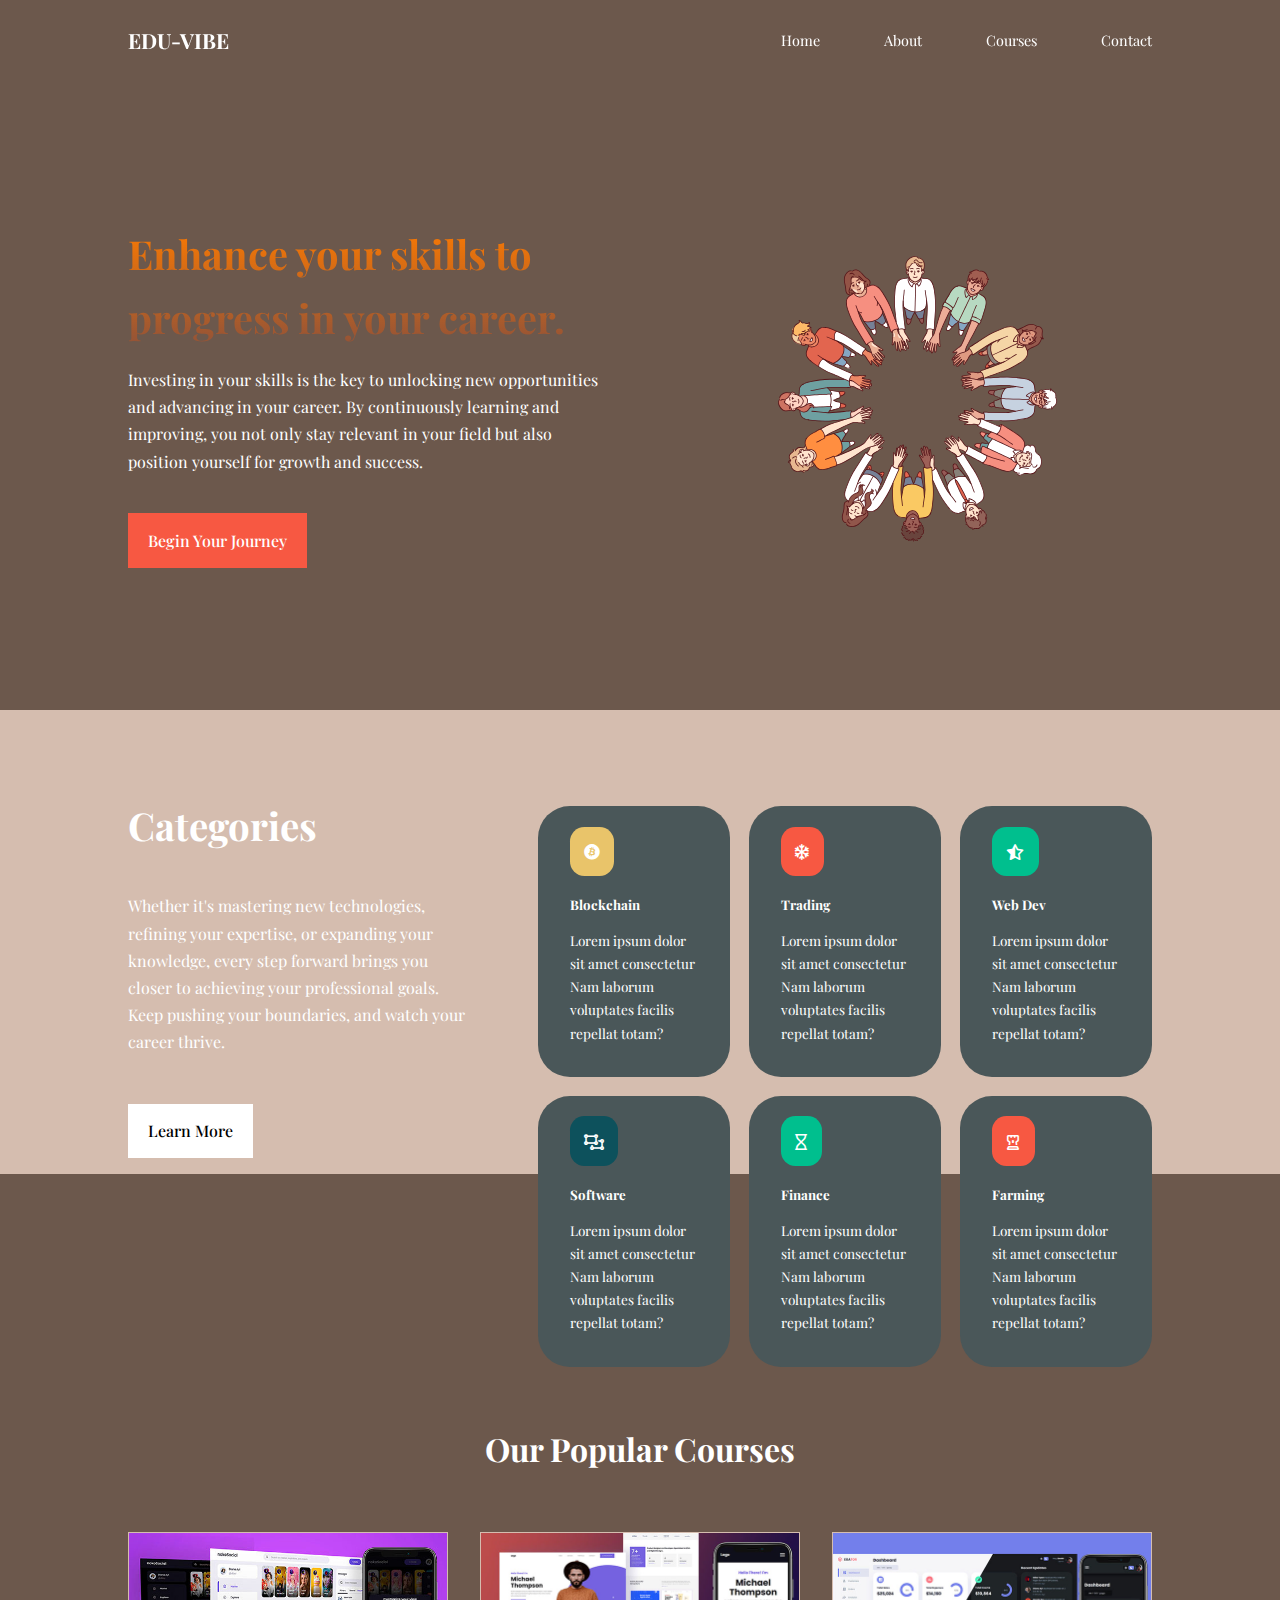
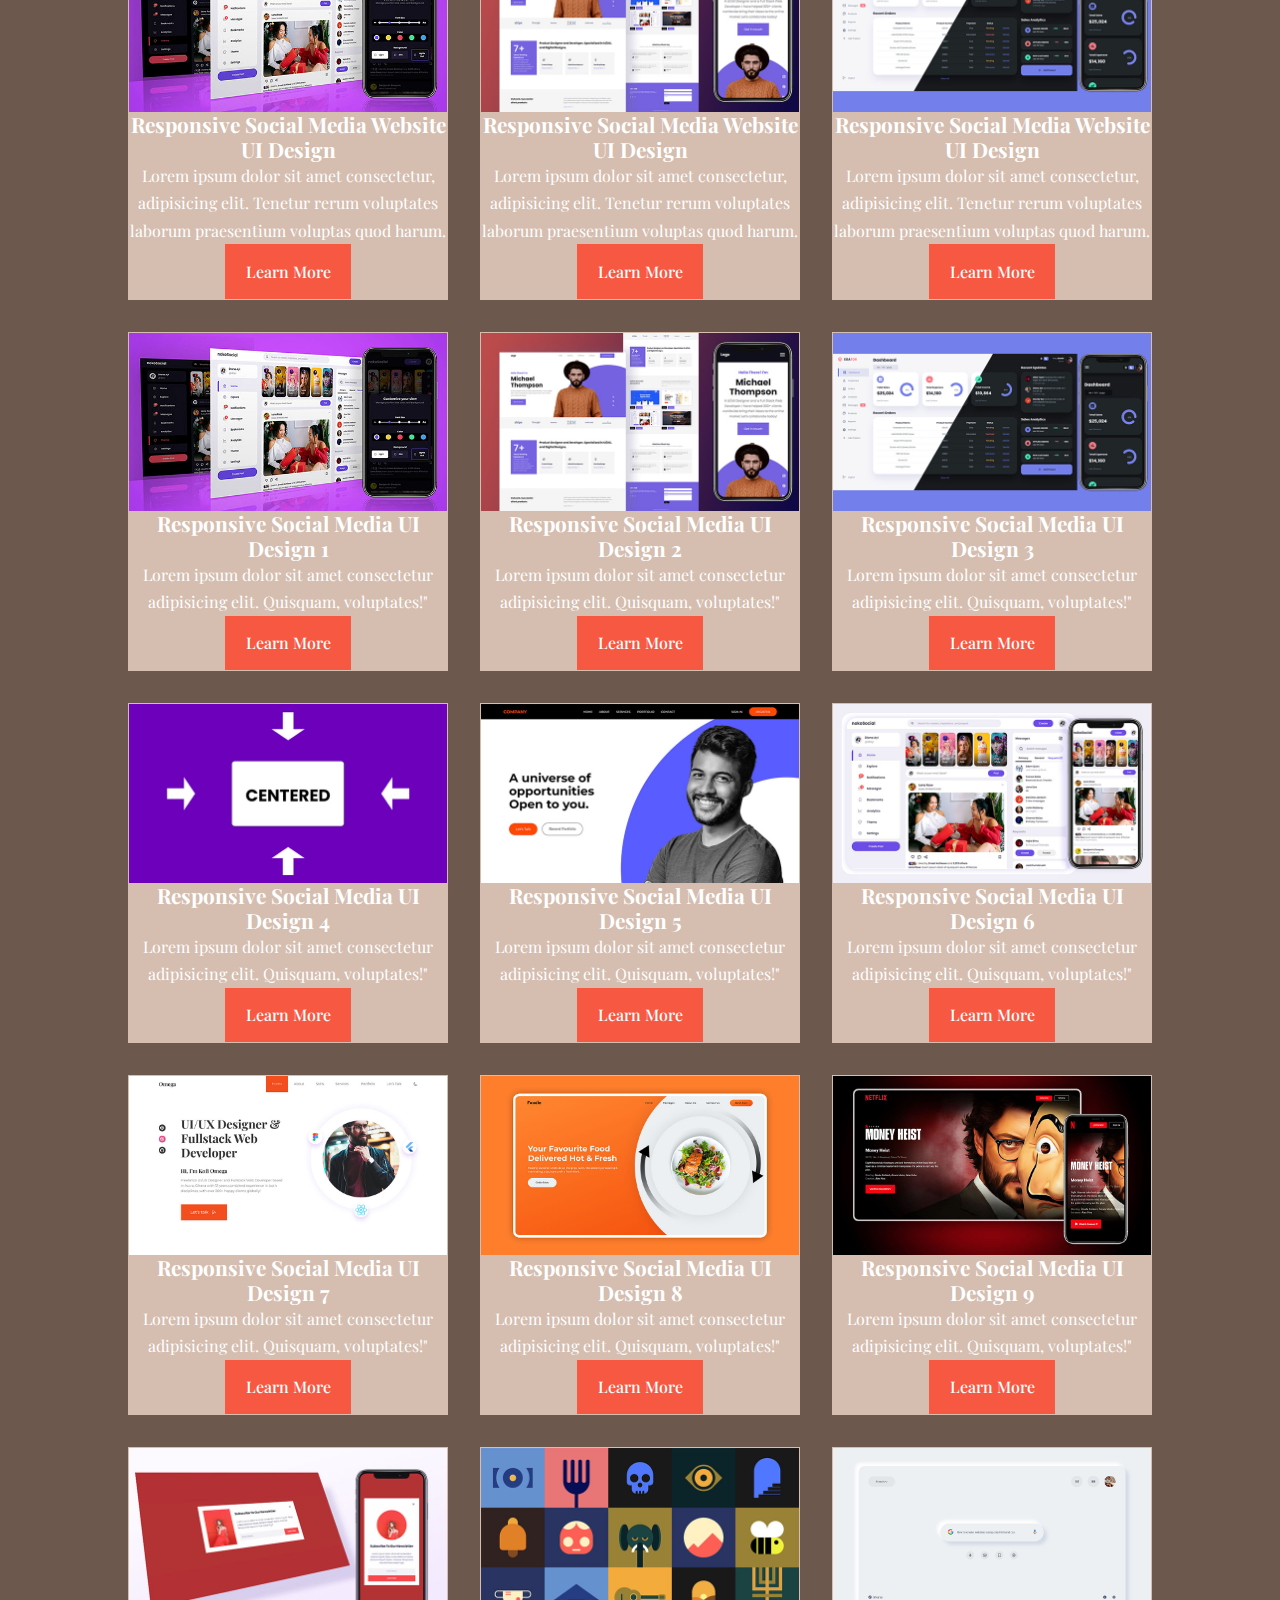
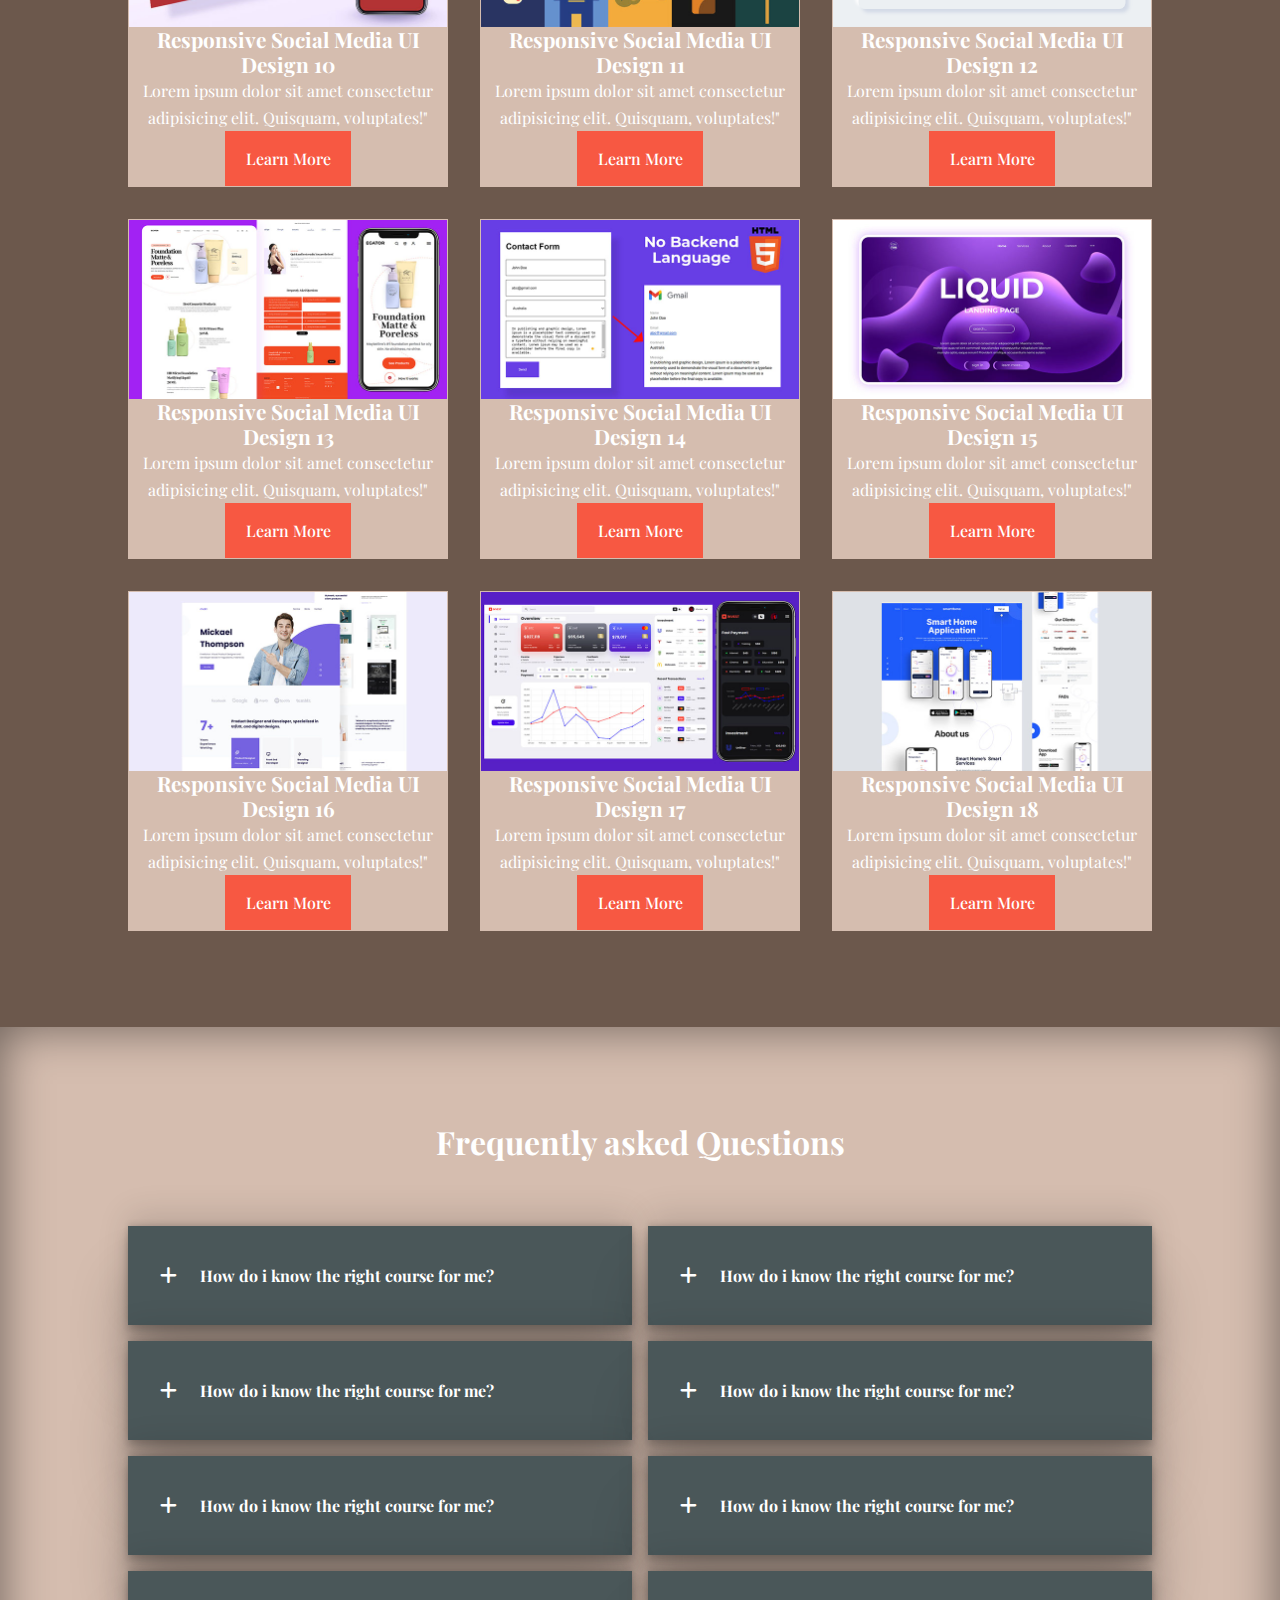
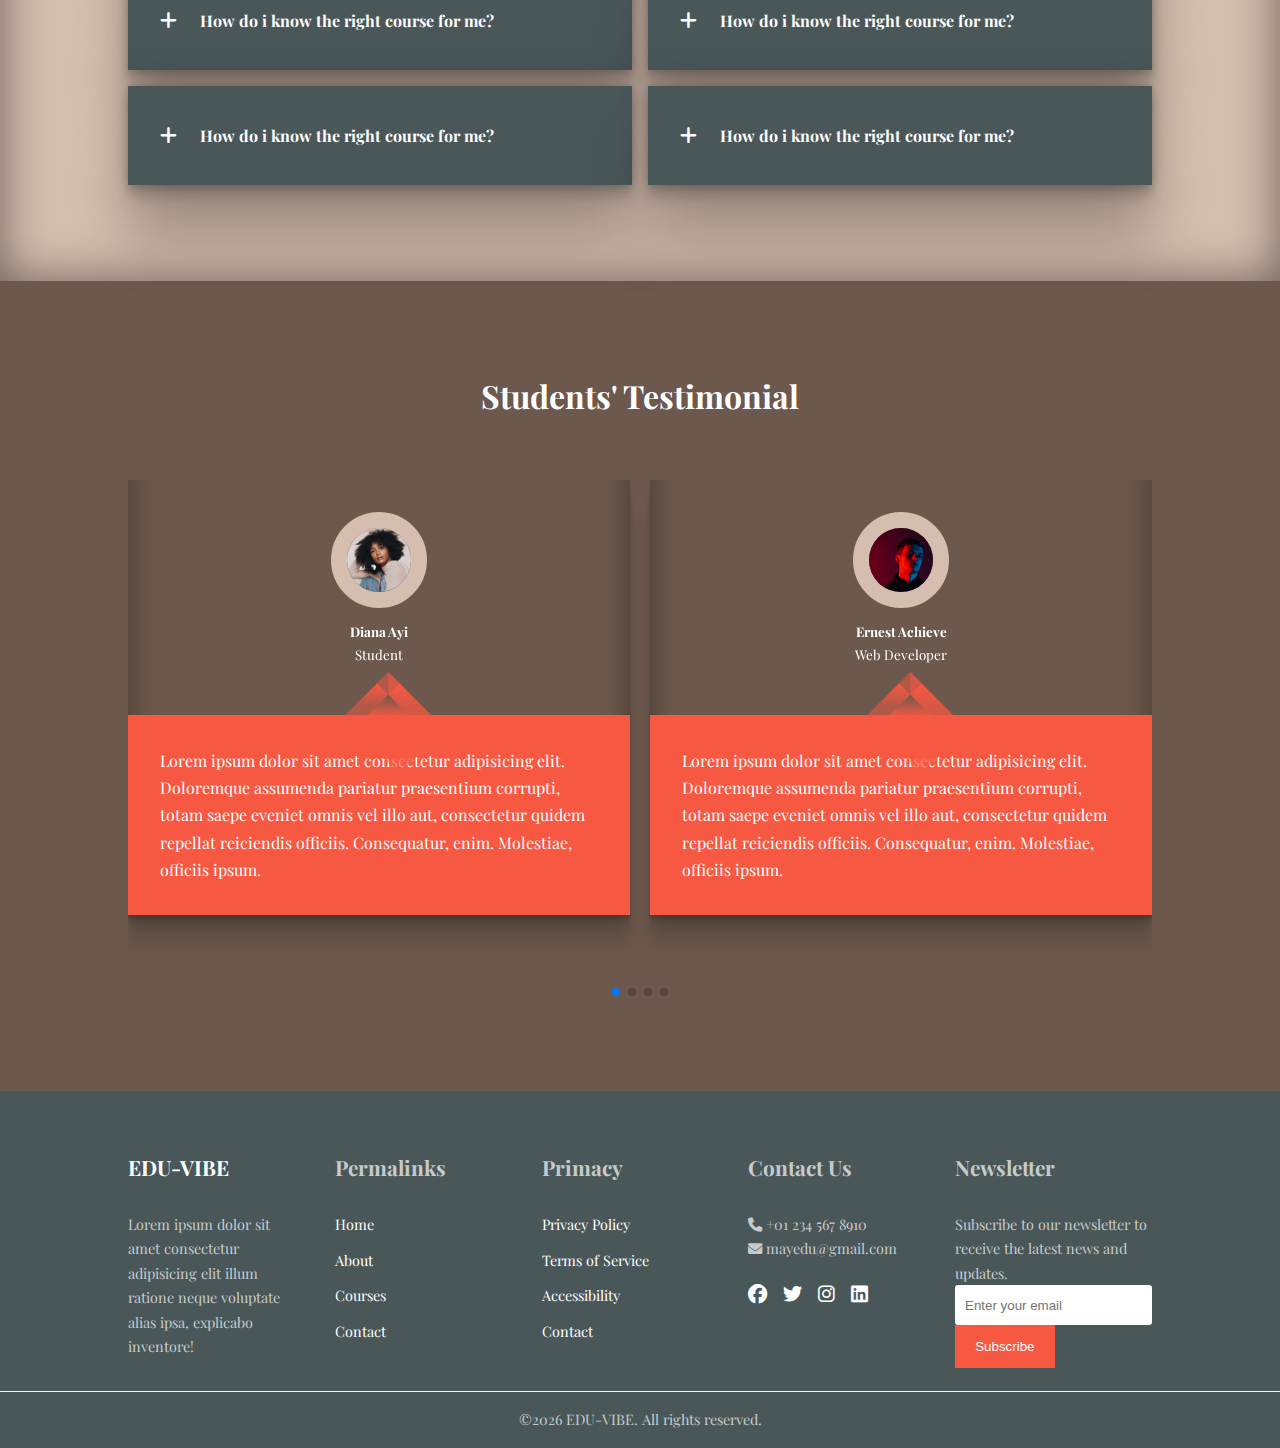
<file: index.html>
<!DOCTYPE html>
<html lang="en">

<head>
    <meta charset="UTF-8">
    <meta name="viewport" content="width=device-width, initial-scale=1.0">
    <link rel="icon" href="./images/favicon.ico" type="image/favicon.ico">
    <title>Responsive Education Multi-page Website Using HTML, CSS and JavaScript</title>
    <link rel="stylesheet" href="./css/style.css">

    <!-- For Awesome font-->
    <link rel="stylesheet" href="https://cdnjs.cloudflare.com/ajax/libs/font-awesome/6.7.2/css/all.min.css"
        integrity="sha512-Evv84Mr4kqVGRNSgIGL/F/aIDqQb7xQ2vcrdIwxfjThSH8CSR7PBEakCr51Ck+w+/U6swU2Im1vVX0SVk9ABhg=="
        crossorigin="anonymous" referrerpolicy="no-referrer" />

    <!-- Google font  -->
    <link rel="preconnect" href="https://fonts.googleapis.com">
    <link rel="preconnect" href="https://fonts.gstatic.com" crossorigin>
    <link href="https://fonts.googleapis.com/css2?family=Playfair+Display:ital,wght@0,400..900;1,400..900&display=swap"
        rel="stylesheet">

    <!-- Swiper  -->
    <link rel="stylesheet" href="https://cdn.jsdelivr.net/npm/swiper@11/swiper-bundle.min.css" />

    <script src="./main.js" defer></script>
    
  </head>

<body>
    <!--============ NAVBAR ============== -->
    <nav>
        <div class="container nav__container">
            <a href="index.html">
                <h4 class="">EDU-VIBE</h4>
            </a>
            <ul class="nav__menu">
                <li><a href="index.html">Home</a></li>
                <li><a href="about.html">About</a></li>
                <li><a href="courses.html">Courses</a></li>
                <li><a href="contact.html">Contact</a></li>
            </ul>
            <button id="open-menu-btn">
                <i class="fa-solid fa-bars"></i>
            </button>
            <button id="close-menu-btn">
                <i class="fa-solid fa-xmark"></i>
            </button>
        </div>
    </nav>
    <!--============ NAVBAR ENDS ============== -->

    <!--============ HERO ============== -->
    <header class="">
        <div class="container header__container">
            <div class="header__left">
                <h1 class="hero-text">Enhance your skills to progress in your career.</h1>
                <p class="">Investing in your skills is the key to unlocking new opportunities and advancing in your
                    career. By continuously learning and improving, you not only stay relevant in your field but also
                    position yourself for growth and success.

                </p>
                <a href="courses.html" class="btn btn-primary">Begin Your Journey</a>
            </div>
            <div class="header__right">
                <div class="header__right__image">
                    <img src="./images/hero.svg" alt="">
                </div>
            </div>
        </div>
    </header>
    <!--============ HERO ENDS ============== -->

    <!--============ CATEGORY SECTION ============== -->
    <section class="categories">
        <div class="container categories__container">
            <div class="categories__left">
                <h1 class="">Categories</h1>
                <p class="">Whether it's mastering new technologies, refining your
                    expertise, or expanding your knowledge, every step forward brings you closer to achieving your
                    professional goals. Keep pushing your boundaries, and watch your career thrive.</p>
                <a href="#" class="btn">Learn More</a>
            </div>
            <div class="categories__right">
                <article class="category">
                    <span class="category__icon"><i class="fa-brands fa-bitcoin"></i></span>
                    <h5>Blockchain</h5>
                    <p class="">Lorem ipsum dolor sit amet consectetur Nam laborum voluptates facilis repellat totam?
                    </p>
                </article>
                <article class="category">
                    <span class="category__icon"><i class="fa-regular fa-snowflake"></i></span>
                    <h5>Trading</h5>
                    <p class="">Lorem ipsum dolor sit amet consectetur Nam laborum voluptates facilis repellat totam?
                    </p>
                </article>
                <article class="category">
                    <span class="category__icon"><i class="fa-regular fa-star-half-stroke"></i></span>
                    <h5>Web Dev</h5>
                    <p class="">Lorem ipsum dolor sit amet consectetur Nam laborum voluptates facilis repellat totam?
                    </p>
                </article>
                <article class="category">
                    <span class="category__icon"><i class="fa-regular fa-object-ungroup"></i></span>
                    <h5>Software</h5>
                    <p class="">Lorem ipsum dolor sit amet consectetur Nam laborum voluptates facilis repellat totam?
                    </p>
                </article>
                <article class="category">
                    <span class="category__icon"><i class="fa-regular fa-hourglass"></i></span>
                    <h5>Finance</h5>
                    <p class="">Lorem ipsum dolor sit amet consectetur Nam laborum voluptates facilis repellat totam?
                    </p>
                </article>
                <article class="category">
                    <span class="category__icon"><i class="fa-regular fa-chess-rook"></i></span>
                    <h5>Farming</h5>
                    <p class="">Lorem ipsum dolor sit amet consectetur Nam laborum voluptates facilis repellat totam?
                    </p>
                </article>
            </div>
        </div>
    </section>
    <!--============ END OF CATEGORY SECTION ============== -->

    <!--============ COURSES SECTION ============== -->
    <section class="courses">
        <h2>Our Popular Courses</h2>
        <div class="container courses__container">
            <article class="course">
                <div class="course__image">
                    <img src="./images/course1.jpg" alt="">
                </div>
                <h4>Responsive Social Media Website UI Design</h4>
                <p>Lorem ipsum dolor sit amet consectetur, adipisicing elit. Tenetur rerum voluptates laborum
                    praesentium voluptas quod harum.</p>
                <a href="courses.html" class="btn btn-primary">Learn More</a>
            </article>

            <article class="course">
                <div class="course__image">
                    <img src="./images/course2.jpg" alt="">
                </div>
                <h4>Responsive Social Media Website UI Design</h4>
                <p>Lorem ipsum dolor sit amet consectetur, adipisicing elit. Tenetur rerum voluptates laborum
                    praesentium voluptas quod harum.</p>
                <a href="courses.html" class="btn btn-primary">Learn More</a>
            </article>

            <article class="course">
                <div class="course__image">
                    <img src="./images/course3.jpg" alt="">
                </div>
                <h4>Responsive Social Media Website UI Design</h4>
                <p>Lorem ipsum dolor sit amet consectetur, adipisicing elit. Tenetur rerum voluptates laborum
                    praesentium voluptas quod harum.</p>
                <a href="courses.html" class="btn btn-primary">Learn More</a>
            </article>
        </div>
    </section>
    <!--============ END OF COURSES SECTION ============== -->


    <!--============ FAQS SECTION ============== -->
    <section class="faqs">
        <h2 class="">Frequently asked Questions </h2>
        <div class="container faqs__container">
            <article class="faq">
                <div class="faq__icon"><i class="fa-solid fa-plus"></i></div>
                <div class="question__answer">
                    <h4 class="">How do i know the right course for me?</h4>
                    <p class="">Lorem ipsum dolor sit amet consectetur adipisicing elit. Repellat ab alias deleniti eum
                        beatae officiis facere adipisci? Eligendi non quisquam, dolores iusto velit molestiae eveniet
                        vitae tempora saepe distinctio aliquid.</p>
                </div>
            </article>
            <article class="faq">
                <div class="faq__icon"><i class="fa-solid fa-plus"></i></div>
                <div class="question__answer">
                    <h4 class="">How do i know the right course for me?</h4>
                    <p class="">Lorem ipsum dolor sit amet consectetur adipisicing elit. Repellat ab alias deleniti eum
                        beatae officiis facere adipisci? Eligendi non quisquam, dolores iusto velit molestiae eveniet
                        vitae tempora saepe distinctio aliquid.</p>
                </div>
            </article>
            <article class="faq">
                <div class="faq__icon"><i class="fa-solid fa-plus"></i></div>
                <div class="question__answer">
                    <h4 class="">How do i know the right course for me?</h4>
                    <p class="">Lorem ipsum dolor sit amet consectetur adipisicing elit. Repellat ab alias deleniti eum
                        beatae officiis facere adipisci? Eligendi non quisquam, dolores iusto velit molestiae eveniet
                        vitae tempora saepe distinctio aliquid.</p>
                </div>
            </article>
            <article class="faq">
                <div class="faq__icon"><i class="fa-solid fa-plus"></i></div>
                <div class="question__answer">
                    <h4 class="">How do i know the right course for me?</h4>
                    <p class="">Lorem ipsum dolor sit amet consectetur adipisicing elit. Repellat ab alias deleniti eum
                        beatae officiis facere adipisci? Eligendi non quisquam, dolores iusto velit molestiae eveniet
                        vitae tempora saepe distinctio aliquid.</p>
                </div>
            </article>
            <article class="faq">
                <div class="faq__icon"><i class="fa-solid fa-plus"></i></div>
                <div class="question__answer">
                    <h4 class="">How do i know the right course for me?</h4>
                    <p class="">Lorem ipsum dolor sit amet consectetur adipisicing elit. Repellat ab alias deleniti eum
                        beatae officiis facere adipisci? Eligendi non quisquam, dolores iusto velit molestiae eveniet
                        vitae tempora saepe distinctio aliquid.</p>
                </div>
            </article>
            <article class="faq">
                <div class="faq__icon"><i class="fa-solid fa-plus"></i></div>
                <div class="question__answer">
                    <h4 class="">How do i know the right course for me?</h4>
                    <p class="">Lorem ipsum dolor sit amet consectetur adipisicing elit. Repellat ab alias deleniti eum
                        beatae officiis facere adipisci? Eligendi non quisquam, dolores iusto velit molestiae eveniet
                        vitae tempora saepe distinctio aliquid.</p>
                </div>
            </article>
            <article class="faq">
                <div class="faq__icon"><i class="fa-solid fa-plus"></i></div>
                <div class="question__answer">
                    <h4 class="">How do i know the right course for me?</h4>
                    <p class="">Lorem ipsum dolor sit amet consectetur adipisicing elit. Repellat ab alias deleniti eum
                        beatae officiis facere adipisci? Eligendi non quisquam, dolores iusto velit molestiae eveniet
                        vitae tempora saepe distinctio aliquid.</p>
                </div>
            </article>
            <article class="faq">
                <div class="faq__icon"><i class="fa-solid fa-plus"></i></div>
                <div class="question__answer">
                    <h4 class="">How do i know the right course for me?</h4>
                    <p class="">Lorem ipsum dolor sit amet consectetur adipisicing elit. Repellat ab alias deleniti eum
                        beatae officiis facere adipisci? Eligendi non quisquam, dolores iusto velit molestiae eveniet
                        vitae tempora saepe distinctio aliquid.</p>
                </div>
            </article>
            <article class="faq">
                <div class="faq__icon"><i class="fa-solid fa-plus"></i></div>
                <div class="question__answer">
                    <h4 class="">How do i know the right course for me?</h4>
                    <p class="">Lorem ipsum dolor sit amet consectetur adipisicing elit. Repellat ab alias deleniti eum
                        beatae officiis facere adipisci? Eligendi non quisquam, dolores iusto velit molestiae eveniet
                        vitae tempora saepe distinctio aliquid.</p>
                </div>
            </article>
            <article class="faq">
                <div class="faq__icon"><i class="fa-solid fa-plus"></i></div>
                <div class="question__answer">
                    <h4 class="">How do i know the right course for me?</h4>
                    <p class="">Lorem ipsum dolor sit amet consectetur adipisicing elit. Repellat ab alias deleniti eum
                        beatae officiis facere adipisci? Eligendi non quisquam, dolores iusto velit molestiae eveniet
                        vitae tempora saepe distinctio aliquid.</p>
                </div>
            </article>
        </div>
    </section>
    <!--============ END OF FAQS SECTION ============== -->


    <!--============ TESTIMONIAL SECTION ============== -->
    <section class="section container testimonials__container mySwiper">
        <h2 class="">Students' Testimonial</h2>
        <div class="swiper-wrapper">
            <article class="testimonial swiper-slide">
                <div class="avatar">
                    <img src="./images/avatar1.jpg" alt="">
                </div>
                <div class="testimonial__info">
                    <h5>Diana Ayi</h5>
                    <small>Student</small>
                </div>
                <div class="testimonial__body">
                    <p>
                        Lorem ipsum dolor sit amet consectetur adipisicing elit. Doloremque assumenda pariatur
                        praesentium corrupti, totam saepe eveniet omnis vel illo aut, consectetur quidem repellat
                        reiciendis officiis. Consequatur, enim. Molestiae, officiis ipsum.
                    </p>
                </div>
            </article>
            <article class="testimonial swiper-slide">
                <div class="avatar">
                    <img src="./images/avatar2.jpg" alt="">
                </div>
                <div class="testimonial__info">
                    <h5>Ernest Achieve</h5>
                    <small>Web Developer</small>
                </div>
                <div class="testimonial__body">
                    <p>
                        Lorem ipsum dolor sit amet consectetur adipisicing elit. Doloremque assumenda pariatur
                        praesentium corrupti, totam saepe eveniet omnis vel illo aut, consectetur quidem repellat
                        reiciendis officiis. Consequatur, enim. Molestiae, officiis ipsum.
                    </p>
                </div>
            </article>
            <article class="testimonial swiper-slide">
                <div class="avatar">
                    <img src="./images/avatar3.jpg" alt="">
                </div>
                <div class="testimonial__info">
                    <h5>Edem Quist</h5>
                    <small>Student</small>
                </div>
                <div class="testimonial__body">
                    <p>
                        Lorem ipsum dolor sit amet consectetur adipisicing elit. Doloremque assumenda pariatur
                        praesentium corrupti, totam saepe eveniet omnis vel illo aut, consectetur quidem repellat
                        reiciendis officiis. Consequatur, enim. Molestiae, officiis ipsum.
                    </p>
                </div>
            </article>
            <article class="testimonial swiper-slide">
                <div class="avatar">
                    <img src="./images/avatar4.jpg" alt="">
                </div>
                <div class="testimonial__info">
                    <h5>Hajia Bintu</h5>
                    <small>Student</small>
                </div>
                <div class="testimonial__body">
                    <p>
                        Lorem ipsum dolor sit amet consectetur adipisicing elit. Doloremque assumenda pariatur
                        praesentium corrupti, totam saepe eveniet omnis vel illo aut, consectetur quidem repellat
                        reiciendis officiis. Consequatur, enim. Molestiae, officiis ipsum.
                    </p>
                </div>
            </article>
            <article class="testimonial swiper-slide">
                <div class="avatar">
                    <img src="./images/avatar5.jpg" alt="">
                </div>
                <div class="testimonial__info">
                    <h5>Jane Doe</h5>
                    <small>Student</small>
                </div>
                <div class="testimonial__body">
                    <p>
                        Lorem ipsum dolor sit amet consectetur adipisicing elit. Doloremque assumenda pariatur
                        praesentium corrupti, totam saepe eveniet omnis vel illo aut, consectetur quidem repellat
                        reiciendis officiis.Totam saepe eveniet omnis vel illo aut.
                    </p>
                </div>
            </article>
        </div>
        <div class="swiper-pagination"></div>
    </section>
    <!--============ END OF TESTIMONIAL SECTION ============== -->



    <!--============ FOOTER  SECTION ============== -->
    <footer class="">
        <div class="container footer__container">
            <div class="footer__1">
                <a href="index.html" class="footer__logo">
                    <h4>EDU-VIBE</h4>
                </a>
                <p>Lorem ipsum dolor sit amet consectetur adipisicing elit illum ratione neque voluptate alias ipsa,
                    explicabo inventore!</p>
            </div>
            <div class="footer_2">
                <h4>Permalinks</h4>
                <ul class="permalinks">
                    <li><a href="index.html">Home</a></li>
                    <li><a href="about.html">About</a></li>
                    <li><a href="courses.html">Courses</a></li>
                    <li><a href="contact.html">Contact</a></li>
                </ul>
            </div>
            <div class="footer__3">
                <h4>Primacy</h4>
                <ul class="primacy">
                    <li><a href="#">Privacy Policy</a></li>
                    <li><a href="#">Terms of Service</a></li>
                    <li><a href="#">Accessibility</a></li>
                    <li><a href="#">Contact</a></li>
            </div>
            <div class="footer__5">
                <h4>Contact Us</h4>
                <div>
                    <p> <i class="fa-solid fa-phone"></i> +01 234 567 8910</p>
                    <p> <i class="fa-solid fa-envelope"></i> mayedu@gmail.com</p>
                </div>
                <ul class="footer__socials">
                    <li>
                        <a href="#"><i class="fa-brands fa-facebook"></i></a>
                    </li>
                    <li>
                        <a href="#"><i class="fa-brands fa-twitter"></i></a>
                    </li>
                    <li>
                        <a href="#"><i class="fa-brands fa-instagram"></i></a>
                    </li>
                    <li>
                        <a href="#"><i class="fa-brands fa-linkedin"></i></a>
                </ul>
            </div>
            <div class="footer__4">
                <h4>Newsletter</h4>
                <p>Subscribe to our newsletter to receive the latest news and updates.</p>
                <form action="">
                    <input class="newsletter" type="email" placeholder="Enter your email">
                    <button type="submit" class="btn btn-primary">Subscribe</button>
                </form>
            </div>
        </div>
        <hr style="height: 0.5px; background-color: rgb(241, 241, 241); border: none;" />
        <div class="footer__copyright">
            <p>&copy;<span id="currentYear"></span> EDU-VIBE. All rights reserved.</p>
        </div>
    </footer>
    <!--============ END FOOTER SECTION ============== -->



    <script src="https://cdn.jsdelivr.net/npm/swiper@11/swiper-bundle.min.js"></script>
    <script>
        var swiper = new Swiper(".mySwiper", {
            slidesPerView: 1,
            spaceBetween: 30,
            pagination: {
                el: ".swiper-pagination",
                clickable: true,
            }            ,

            //when window is resized
            breakpoints: {
                600: {
                    slidesPerView: 2,
                    spaceBetween: 20,
                }
            },
        })
    </script>

</body>

</html>
</file>
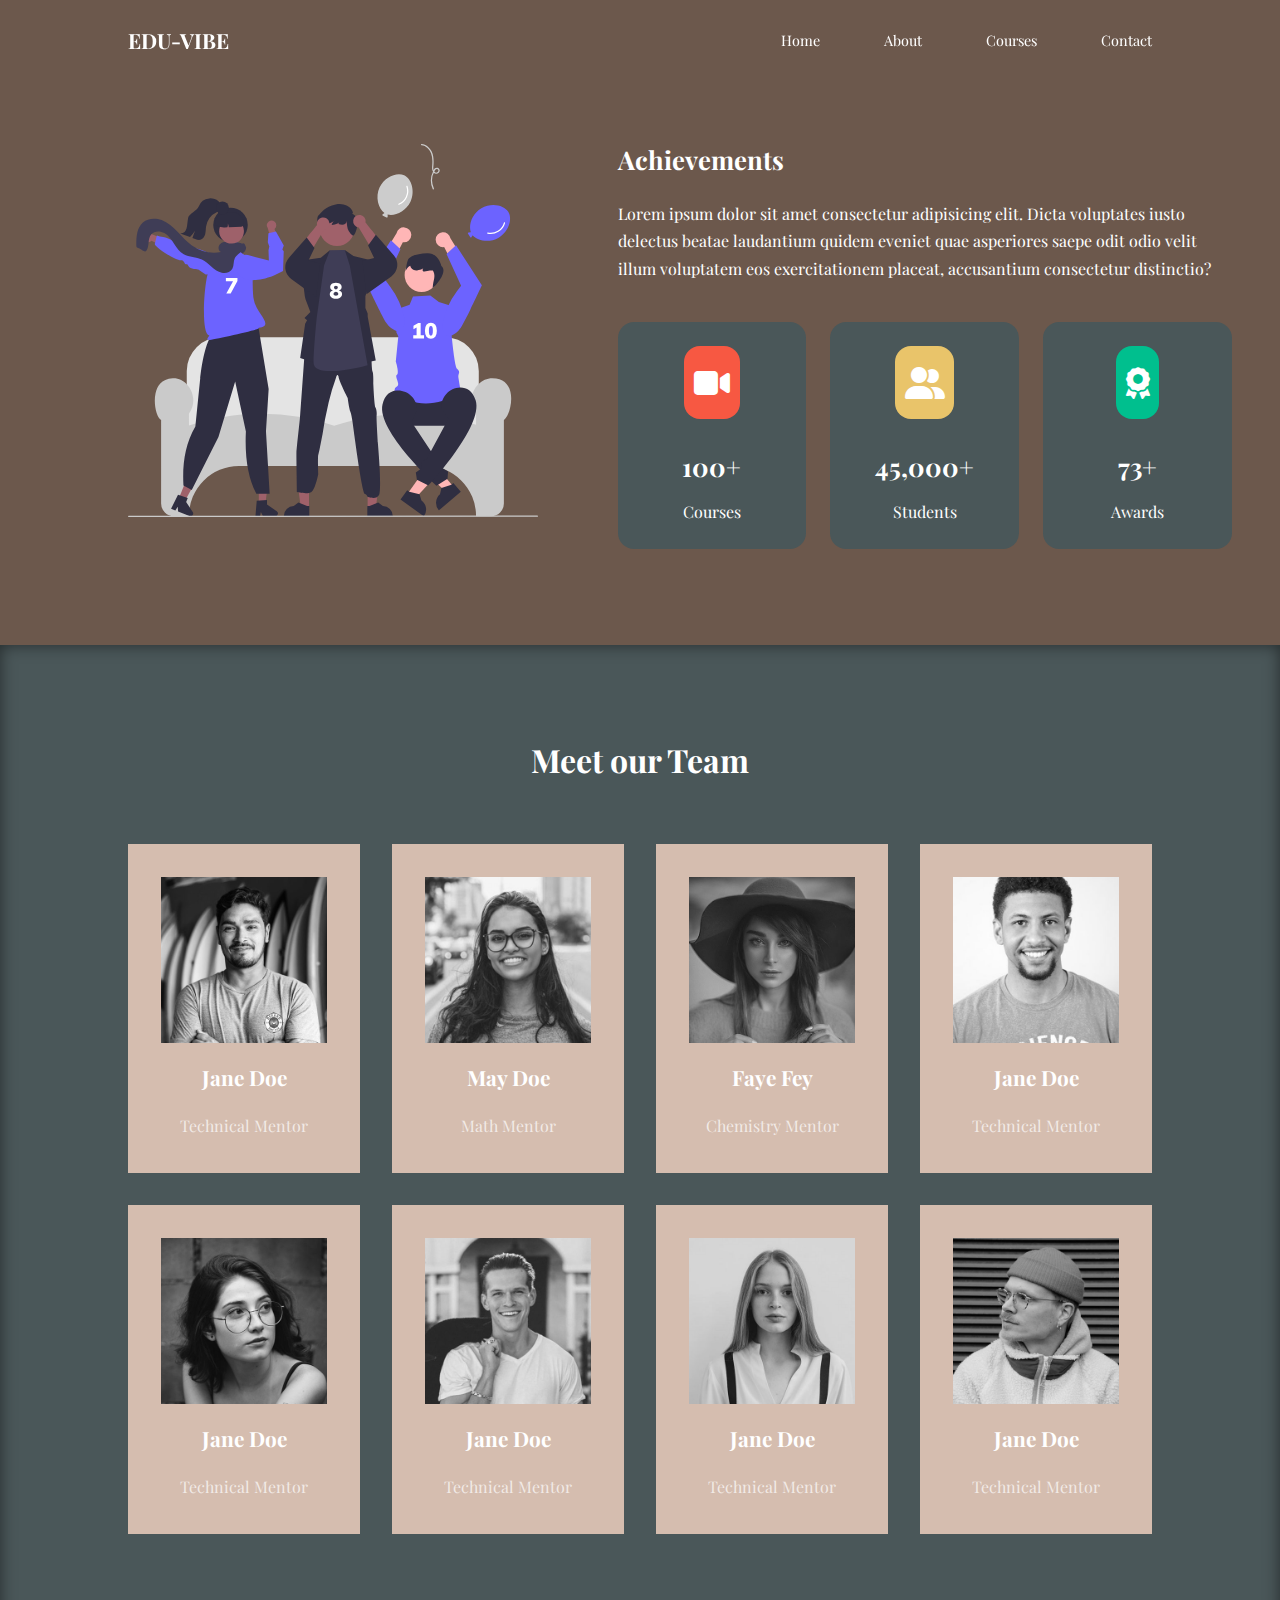
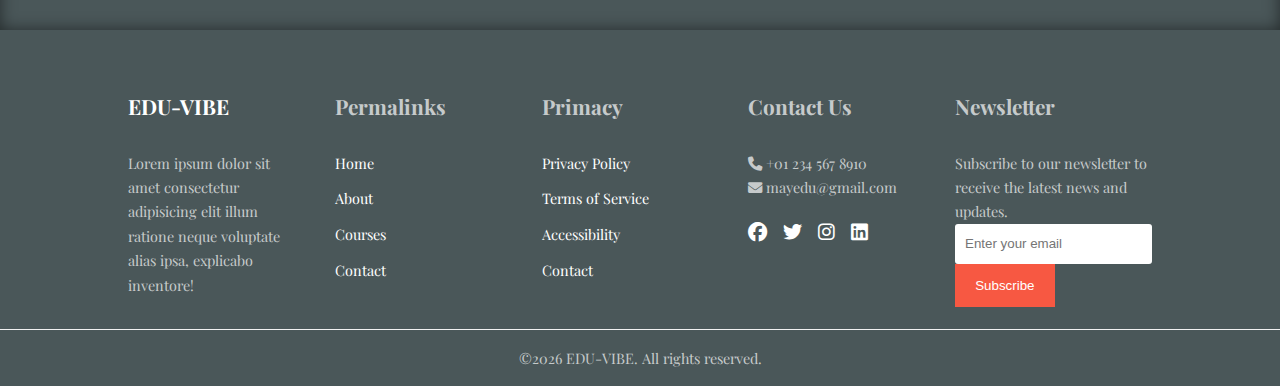
<file: about.html>
<!DOCTYPE html>
<html lang="en">

<head>
    <meta charset="UTF-8">
    <meta name="viewport" content="width=device-width, initial-scale=1.0">
    <link rel="icon" href="./images/favicon.ico" type="image/favicon.ico">
    <title>Responsive Education Multi-page Website Using HTML, CSS and JavaScript</title>
    <link rel="stylesheet" href="./css/style.css">
    <link rel="stylesheet" href="./css/about.css">

    <!-- For Awesome font-->
    <link rel="stylesheet" href="https://cdnjs.cloudflare.com/ajax/libs/font-awesome/6.7.2/css/all.min.css"
        integrity="sha512-Evv84Mr4kqVGRNSgIGL/F/aIDqQb7xQ2vcrdIwxfjThSH8CSR7PBEakCr51Ck+w+/U6swU2Im1vVX0SVk9ABhg=="
        crossorigin="anonymous" referrerpolicy="no-referrer" />

    <!-- Google font  -->
    <link rel="preconnect" href="https://fonts.googleapis.com">
    <link rel="preconnect" href="https://fonts.gstatic.com" crossorigin>
    <link href="https://fonts.googleapis.com/css2?family=Playfair+Display:ital,wght@0,400..900;1,400..900&display=swap"
        rel="stylesheet">

    <!-- Swiper  -->
    <link rel="stylesheet" href="https://cdn.jsdelivr.net/npm/swiper@11/swiper-bundle.min.css" />


    <script src="./main.js" defer></script>

</head>

<body>
    <!--============ NAVBAR ============== -->
    <nav>
        <div class="container nav__container">
            <a href="index.html">
                <h4 class="">EDU-VIBE</h4>
            </a>
            <ul class="nav__menu">
                <li><a href="index.html">Home</a></li>
                <li><a href="about.html">About</a></li>
                <li><a href="courses.html">Courses</a></li>
                <li><a href="contact.html">Contact</a></li>
            </ul>
            <button id="open-menu-btn">
                <i class="fa-solid fa-bars"></i>
            </button>
            <button id="close-menu-btn">
                <i class="fa-solid fa-xmark"></i>
            </button>
        </div>
    </nav>
    <!--============ NAVBAR ENDS ============== -->

    <!--============ ACHIEVEMENT  ============== -->
    <section class="about__achievements">
        <div class="container about__achievements__container">
            <div class="about__achievement__left">
                <img src="./images/about achievements.svg" alt="">
            </div>
            <div class="about__achievement__right">
                <h3>Achievements</h3>
                <p>Lorem ipsum dolor sit amet consectetur adipisicing elit. Dicta voluptates iusto delectus beatae
                    laudantium quidem eveniet quae asperiores saepe odit odio velit illum voluptatem eos exercitationem
                    placeat, accusantium consectetur distinctio?
                </p>
                <div class="achievements__cards">
                    <article class="achievement__card">
                        <span class="achievement__icon">
                            <i class="fa-solid fa-video"></i>
                        </span>
                        <h3>100+</h3>
                        <p>Courses</p>
                    </article>
                    <article class="achievement__card">
                        <span class="achievement__icon">
                            <i class="fa-solid fa-user-friends"></i>
                        </span>
                        <h3>45,000+</h3>
                        <p>Students</p>
                    </article>
                    <article class="achievement__card">
                        <span class="achievement__icon">
                            <i class="fa-solid fa-award"></i>
                        </span>
                        <h3>73+</h3>
                        <p>Awards</p>
                    </article>
                </div>
            </div>
        </div>
    </section>

    <!--============ ACHIEVEMENT ENDS ============== -->


    <!--============ TEAM ============== -->
    <section class="team">
        <h2>Meet our Team</h2>
        <div class="container team__container">
            <article class="team__member">
                <div class="team__member__image">
                    <img src="./images/tm1.jpg" alt="">
                </div>
                <div class="team__member__info">
                    <h4>Jane Doe</h4>
                    <p>Technical Mentor</p>
                </div>
                <div class="team__member__socials">
                    <a href="https://instagram" target="_blank">
                        <i class="fa-brands fa-instagram"></i>
                    </a>
                    <a href="https://twitter" target="_blank">
                        <i class="fa-brands fa-twitter"></i>
                    </a>
                    <a href="https://linkedIn" target="_blank">
                        <i class="fa-brands fa-linkedin"></i>
                    </a>
                </div>
            </article>
            <article class="team__member">
                <div class="team__member__image">
                    <img src="./images/tm2.jpg" alt="">
                </div>
                <div class="team__member__info">
                    <h4>May Doe</h4>
                    <p>Math Mentor</p>
                </div>
                <div class="team__member__socials">
                    <a href="https://instagram" target="_blank">
                        <i class="fa-brands fa-instagram"></i>
                    </a>
                    <a href="https://twitter" target="_blank">
                        <i class="fa-brands fa-twitter"></i>
                    </a>
                    <a href="https://linkedIn" target="_blank">
                        <i class="fa-brands fa-linkedin"></i>
                    </a>
                </div>
            </article>
            <article class="team__member">
                <div class="team__member__image">
                    <img src="./images/tm3.jpg" alt="">
                </div>
                <div class="team__member__info">
                    <h4>Faye Fey</h4>
                    <p>Chemistry Mentor</p>
                </div>
                <div class="team__member__socials">
                    <a href="https://instagram" target="_blank">
                        <i class="fa-brands fa-instagram"></i>
                    </a>
                    <a href="https://twitter" target="_blank">
                        <i class="fa-brands fa-twitter"></i>
                    </a>
                    <a href="https://linkedIn" target="_blank">
                        <i class="fa-brands fa-linkedin"></i>
                    </a>
                </div>
            </article>
            <article class="team__member">
                <div class="team__member__image">
                    <img src="./images/tm4.jpg" alt="">
                </div>
                <div class="team__member__info">
                    <h4>Jane Doe</h4>
                    <p>Technical Mentor</p>
                </div>
                <div class="team__member__socials">
                    <a href="https://instagram" target="_blank">
                        <i class="fa-brands fa-instagram"></i>
                    </a>
                    <a href="https://twitter" target="_blank">
                        <i class="fa-brands fa-twitter"></i>
                    </a>
                    <a href="https://linkedIn" target="_blank">
                        <i class="fa-brands fa-linkedin"></i>
                    </a>
                </div>
            </article>
            <article class="team__member">
                <div class="team__member__image">
                    <img src="./images/tm5.jpg" alt="">
                </div>
                <div class="team__member__info">
                    <h4>Jane Doe</h4>
                    <p>Technical Mentor</p>
                </div>
                <div class="team__member__socials">
                    <a href="https://instagram" target="_blank">
                        <i class="fa-brands fa-instagram"></i>
                    </a>
                    <a href="https://twitter" target="_blank">
                        <i class="fa-brands fa-twitter"></i>
                    </a>
                    <a href="https://linkedIn" target="_blank">
                        <i class="fa-brands fa-linkedin"></i>
                    </a>
                </div>
            </article>
            <article class="team__member">
                <div class="team__member__image">
                    <img src="./images/tm6.jpg" alt="">
                </div>
                <div class="team__member__info">
                    <h4>Jane Doe</h4>
                    <p>Technical Mentor</p>
                </div>
                <div class="team__member__socials">
                    <a href="https://instagram" target="_blank">
                        <i class="fa-brands fa-instagram"></i>
                    </a>
                    <a href="https://twitter" target="_blank">
                        <i class="fa-brands fa-twitter"></i>
                    </a>
                    <a href="https://linkedIn" target="_blank">
                        <i class="fa-brands fa-linkedin"></i>
                    </a>
                </div>
            </article>
            <article class="team__member">
                <div class="team__member__image">
                    <img src="./images/tm7.jpg" alt="">
                </div>
                <div class="team__member__info">
                    <h4>Jane Doe</h4>
                    <p>Technical Mentor</p>
                </div>
                <div class="team__member__socials">
                    <a href="https://instagram" target="_blank">
                        <i class="fa-brands fa-instagram"></i>
                    </a>
                    <a href="https://twitter" target="_blank">
                        <i class="fa-brands fa-twitter"></i>
                    </a>
                    <a href="https://linkedIn" target="_blank">
                        <i class="fa-brands fa-linkedin"></i>
                    </a>
                </div>
            </article>
            <article class="team__member">
                <div class="team__member__image">
                    <img src="./images/tm8.jpg" alt="">
                </div>
                <div class="team__member__info">
                    <h4>Jane Doe</h4>
                    <p>Technical Mentor</p>
                </div>
                <div class="team__member__socials">
                    <a href="https://instagram" target="_blank">
                        <i class="fa-brands fa-instagram"></i>
                    </a>
                    <a href="https://twitter" target="_blank">
                        <i class="fa-brands fa-twitter"></i>
                    </a>
                    <a href="https://linkedIn" target="_blank">
                        <i class="fa-brands fa-linkedin"></i>
                    </a>
                </div>
            </article>
        </div>
    </section>
    <!--============ TEAM ENDS ============== -->





    <!--============ FOOTER  SECTION ============== -->
    <footer class="">
        <div class="container footer__container">
            <div class="footer__1">
                <a href="index.html" class="footer__logo">
                    <h4>EDU-VIBE</h4>
                </a>
                <p>Lorem ipsum dolor sit amet consectetur adipisicing elit illum ratione neque voluptate alias ipsa,
                    explicabo inventore!</p>
            </div>
            <div class="footer_2">
                <h4>Permalinks</h4>
                <ul class="permalinks">
                    <li><a href="index.html">Home</a></li>
                    <li><a href="about.html">About</a></li>
                    <li><a href="courses.html">Courses</a></li>
                    <li><a href="contact.html">Contact</a></li>
                </ul>
            </div>
            <div class="footer__3">
                <h4>Primacy</h4>
                <ul class="primacy">
                    <li><a href="#">Privacy Policy</a></li>
                    <li><a href="#">Terms of Service</a></li>
                    <li><a href="#">Accessibility</a></li>
                    <li><a href="#">Contact</a></li>
            </div>
            <div class="footer__5">
                <h4>Contact Us</h4>
                <div>
                    <p> <i class="fa-solid fa-phone"></i> +01 234 567 8910</p>
                    <p> <i class="fa-solid fa-envelope"></i> mayedu@gmail.com</p>
                </div>
                <ul class="footer__socials">
                    <li>
                        <a href="#"><i class="fa-brands fa-facebook"></i></a>
                    </li>
                    <li>
                        <a href="#"><i class="fa-brands fa-twitter"></i></a>
                    </li>
                    <li>
                        <a href="#"><i class="fa-brands fa-instagram"></i></a>
                    </li>
                    <li>
                        <a href="#"><i class="fa-brands fa-linkedin"></i></a>
                </ul>
            </div>
            <div class="footer__4">
                <h4>Newsletter</h4>
                <p>Subscribe to our newsletter to receive the latest news and updates.</p>
                <form action="">
                    <input class="newsletter" type="email" placeholder="Enter your email">
                    <button type="submit" class="btn btn-primary">Subscribe</button>
                </form>
            </div>
        </div>
        <hr style="height: 0.5px; background-color: rgb(241, 241, 241); border: none;" />
        <div class="footer__copyright">
            <p>&copy;<span id="currentYear"></span> EDU-VIBE. All rights reserved.</p>
        </div>
    </footer>
    <!--============ END FOOTER SECTION ============== -->

</body>
</file>
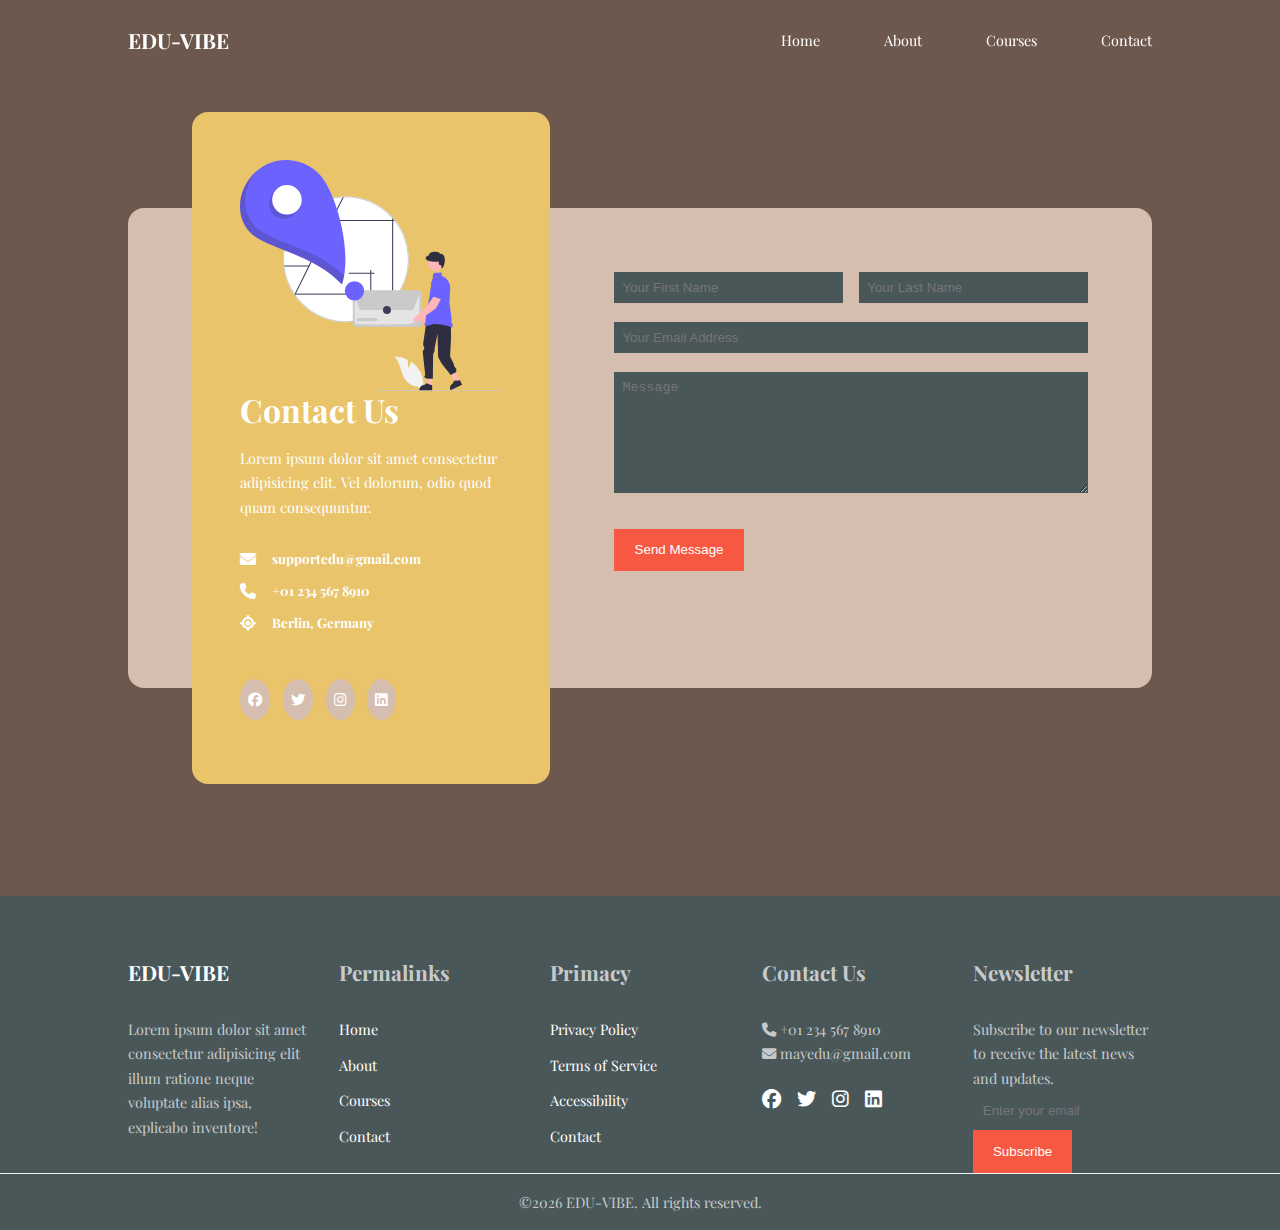
<file: contact.html>
<!DOCTYPE html>
<html lang="en">

<head>
    <meta charset="UTF-8">
    <meta name="viewport" content="width=device-width, initial-scale=1.0">
    <link rel="icon" href="./images/favicon.ico" type="image/favicon.ico">
    <title>Responsive Education Multi-page Website Using HTML, CSS and JavaScript</title>
    <link rel="stylesheet" href="./css/style.css">
    <link rel="stylesheet" href="./css/contact.css">

    <!-- For Awesome font-->
    <link rel="stylesheet" href="https://cdnjs.cloudflare.com/ajax/libs/font-awesome/6.7.2/css/all.min.css"
        integrity="sha512-Evv84Mr4kqVGRNSgIGL/F/aIDqQb7xQ2vcrdIwxfjThSH8CSR7PBEakCr51Ck+w+/U6swU2Im1vVX0SVk9ABhg=="
        crossorigin="anonymous" referrerpolicy="no-referrer" />

    <!-- Google font  -->
    <link rel="preconnect" href="https://fonts.googleapis.com">
    <link rel="preconnect" href="https://fonts.gstatic.com" crossorigin>
    <link href="https://fonts.googleapis.com/css2?family=Playfair+Display:ital,wght@0,400..900;1,400..900&display=swap"
        rel="stylesheet">

    <!-- Swiper  -->
    <link rel="stylesheet" href="https://cdn.jsdelivr.net/npm/swiper@11/swiper-bundle.min.css" />

    <script src="./main.js" defer></script>
    <style>
        .courses {
            margin-top: 1rem;
            text-align: center;
        }
    </style>

</head>

<body>
    <!--============ NAVBAR ============== -->
    <nav>
        <div class="container nav__container">
            <a href="index.html">
                <h4 class="">EDU-VIBE</h4>
            </a>
            <ul class="nav__menu">
                <li><a href="index.html">Home</a></li>
                <li><a href="about.html">About</a></li>
                <li><a href="courses.html">Courses</a></li>
                <li><a href="contact.html">Contact</a></li>
            </ul>
            <button id="open-menu-btn">
                <i class="fa-solid fa-bars"></i>
            </button>
            <button id="close-menu-btn">
                <i class="fa-solid fa-xmark"></i>
            </button>
        </div>
    </nav>
    <!--============ NAVBAR ENDS ============== -->

    <!--============ CONTACT SECTION ============== -->
    <section class="contact">
        <div class="container contact__container">
            <aside class="contact__aside">
                <div class="aside__imag">
                    <img src="./images/contact.svg" alt="">
                </div>
                <h2>Contact Us</h2>
                <p>Lorem ipsum dolor sit amet consectetur adipisicing elit. Vel dolorum, odio quod quam consequuntur.
                </p>
                <ul class="contact__details">
                    <li><i class="fa-solid fa-envelope"></i>
                        <h5> supportedu@gmail.com</h5>
                    </li>
                    <li><i class="fa-solid fa-phone"></i>
                        <h5> +01 234 567 8910</h5>
                    </li>
                    <li><i class="fa-solid fa-location"></i>
                        <h5> Berlin, Germany</h5>
                    </li>


                    <ul class="contact__socials">
                        <li>
                            <a href="#"><i class="fa-brands fa-facebook"></i></a>
                        </li>
                        <li>
                            <a href="#"><i class="fa-brands fa-twitter"></i></a>
                        </li>
                        <li>
                            <a href="#"><i class="fa-brands fa-instagram"></i></a>
                        </li>
                        <li>
                            <a href="#"><i class="fa-brands fa-linkedin"></i></a>
                    </ul>
                </ul>
            </aside>
            <form action="https://formspree.io/f/xanedggw" method="POST" class="contact__form">
                <div class="form__name">
                    <input type="text" placeholder="Your First Name" name="First Name" required>
                    <input type="text" placeholder="Your Last Name" name="Last Name" required>
                </div>
                <input type="email" name="Email Address" id="" placeholder="Your Email Address" required>
                <textarea name="Message" id="" rows="7" placeholder="Message" required></textarea>
                <button type="submit" class="btn btn-primary">Send Message</button>
            </form>
        </div>
    </section>

    <!--============ END OF CONTACT SECTION ============== -->







    <!--============ FOOTER  SECTION ============== -->
    <footer class="">
        <div class="container footer__container">
            <div class="footer__1">
                <a href="index.html" class="footer__logo">
                    <h4>EDU-VIBE</h4>
                </a>
                <p>Lorem ipsum dolor sit amet consectetur adipisicing elit illum ratione neque voluptate alias ipsa,
                    explicabo inventore!</p>
            </div>
            <div class="footer_2">
                <h4>Permalinks</h4>
                <ul class="permalinks">
                    <li><a href="index.html">Home</a></li>
                    <li><a href="about.html">About</a></li>
                    <li><a href="courses.html">Courses</a></li>
                    <li><a href="contact.html">Contact</a></li>
                </ul>
            </div>
            <div class="footer__3">
                <h4>Primacy</h4>
                <ul class="primacy">
                    <li><a href="#">Privacy Policy</a></li>
                    <li><a href="#">Terms of Service</a></li>
                    <li><a href="#">Accessibility</a></li>
                    <li><a href="#">Contact</a></li>
            </div>
            <div class="footer__5">
                <h4>Contact Us</h4>
                <div>
                    <p> <i class="fa-solid fa-phone"></i> +01 234 567 8910</p>
                    <p> <i class="fa-solid fa-envelope"></i> mayedu@gmail.com</p>
                </div>
                <ul class="footer__socials">
                    <li>
                        <a href="#"><i class="fa-brands fa-facebook"></i></a>
                    </li>
                    <li>
                        <a href="#"><i class="fa-brands fa-twitter"></i></a>
                    </li>
                    <li>
                        <a href="#"><i class="fa-brands fa-instagram"></i></a>
                    </li>
                    <li>
                        <a href="#"><i class="fa-brands fa-linkedin"></i></a>
                </ul>
            </div>
            <div class="footer__4">
                <h4>Newsletter</h4>
                <p>Subscribe to our newsletter to receive the latest news and updates.</p>
                <form action="">
                    <input class="newsletter" type="email" placeholder="Enter your email">
                    <button type="submit" class="btn btn-primary">Subscribe</button>
                </form>
            </div>
        </div>
        <hr style="height: 0.5px; background-color: rgb(241, 241, 241); border: none;" />
        <div class="footer__copyright">
            <p>&copy;<span id="currentYear"></span> EDU-VIBE. All rights reserved.</p>
        </div>
    </footer>
    <!--============ END FOOTER SECTION ============== -->

</body>
</file>
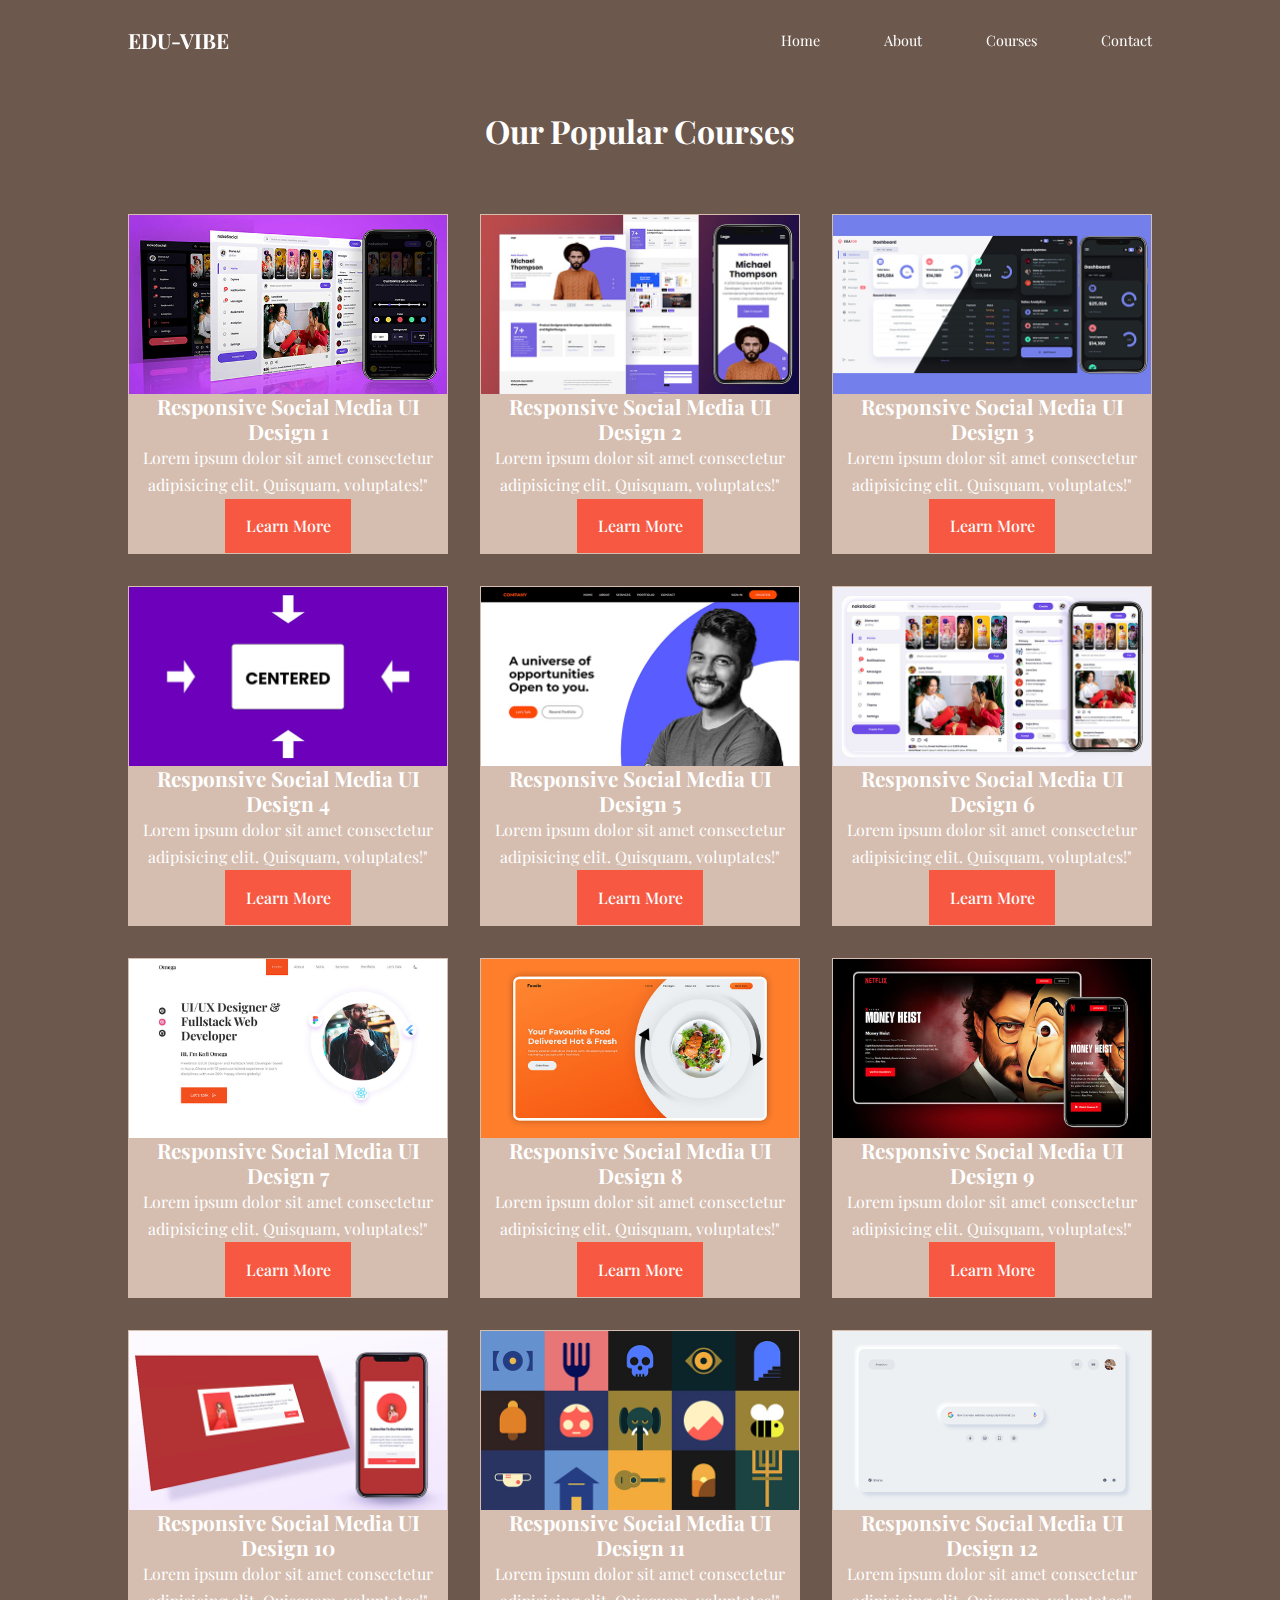
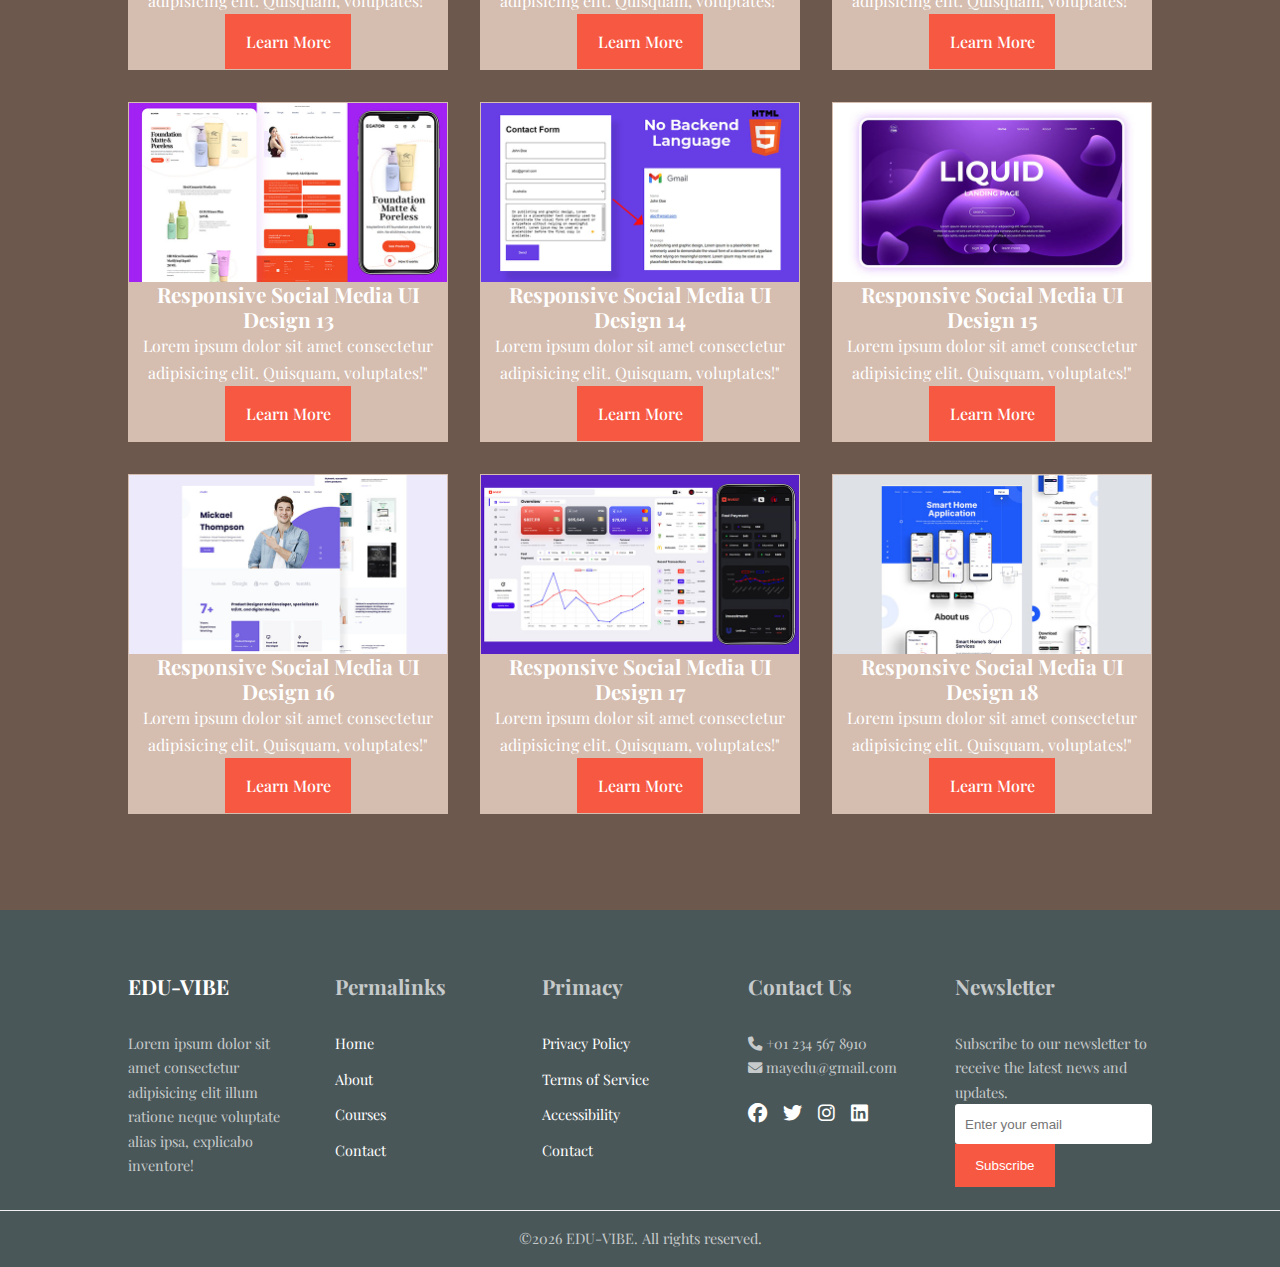
<file: courses.html>
<!DOCTYPE html>
<html lang="en">

<head>
    <meta charset="UTF-8">
    <meta name="viewport" content="width=device-width, initial-scale=1.0">
    <link rel="icon" href="./images/favicon.ico" type="image/favicon.ico">
    <title>Responsive Education Multi-page Website Using HTML, CSS and JavaScript</title>
    <link rel="stylesheet" href="./css/style.css">

    <!-- For Awesome font-->
    <link rel="stylesheet" href="https://cdnjs.cloudflare.com/ajax/libs/font-awesome/6.7.2/css/all.min.css"
        integrity="sha512-Evv84Mr4kqVGRNSgIGL/F/aIDqQb7xQ2vcrdIwxfjThSH8CSR7PBEakCr51Ck+w+/U6swU2Im1vVX0SVk9ABhg=="
        crossorigin="anonymous" referrerpolicy="no-referrer" />

    <!-- Google font  -->
    <link rel="preconnect" href="https://fonts.googleapis.com">
    <link rel="preconnect" href="https://fonts.gstatic.com" crossorigin>
    <link href="https://fonts.googleapis.com/css2?family=Playfair+Display:ital,wght@0,400..900;1,400..900&display=swap"
        rel="stylesheet">

    <!-- Swiper  -->
    <link rel="stylesheet" href="https://cdn.jsdelivr.net/npm/swiper@11/swiper-bundle.min.css" />

    <script src="./main.js" defer></script>
    <style>
        .courses {
            margin-top: 1rem;
            text-align: center;
        }
    </style>

</head>

<body>
    <!--============ NAVBAR ============== -->
    <nav>
        <div class="container nav__container">
            <a href="index.html">
                <h4 class="">EDU-VIBE</h4>
            </a>
            <ul class="nav__menu">
                <li><a href="index.html">Home</a></li>
                <li><a href="about.html">About</a></li>
                <li><a href="courses.html">Courses</a></li>
                <li><a href="contact.html">Contact</a></li>
            </ul>
            <button id="open-menu-btn">
                <i class="fa-solid fa-bars"></i>
            </button>
            <button id="close-menu-btn">
                <i class="fa-solid fa-xmark"></i>
            </button>
        </div>
    </nav>
    <!--============ NAVBAR ENDS ============== -->

    <!--============ COURSES SECTION ============== -->
    <section class="courses">
        <h2>Our Popular Courses</h2>
        <div class="container courses__container">
            <!-- <article class="course">
                <div class="course__image">
                    <img src="./images/course1.jpg" alt="">
                </div>
                <h4>Responsive Social Media Website UI Design</h4>
                <p>Lorem ipsum dolor sit amet consectetur, adipisicing elit. Tenetur rerum voluptates laborum
                    praesentium voluptas quod harum.</p>
                <a href="courses.html" class="btn btn-primary">Learn More</a>
            </article> -->

        </div>
    </section>
    <!--============ END OF COURSES SECTION ============== -->







    <!--============ FOOTER  SECTION ============== -->
    <footer class="">
        <div class="container footer__container">
            <div class="footer__1">
                <a href="index.html" class="footer__logo">
                    <h4>EDU-VIBE</h4>
                </a>
                <p>Lorem ipsum dolor sit amet consectetur adipisicing elit illum ratione neque voluptate alias ipsa,
                    explicabo inventore!</p>
            </div>
            <div class="footer_2">
                <h4>Permalinks</h4>
                <ul class="permalinks">
                    <li><a href="index.html">Home</a></li>
                    <li><a href="about.html">About</a></li>
                    <li><a href="courses.html">Courses</a></li>
                    <li><a href="contact.html">Contact</a></li>
                </ul>
            </div>
            <div class="footer__3">
                <h4>Primacy</h4>
                <ul class="primacy">
                    <li><a href="#">Privacy Policy</a></li>
                    <li><a href="#">Terms of Service</a></li>
                    <li><a href="#">Accessibility</a></li>
                    <li><a href="#">Contact</a></li>
            </div>
            <div class="footer__5">
                <h4>Contact Us</h4>
                <div>
                    <p> <i class="fa-solid fa-phone"></i> +01 234 567 8910</p>
                    <p> <i class="fa-solid fa-envelope"></i> mayedu@gmail.com</p>
                </div>
                <ul class="footer__socials">
                    <li>
                        <a href="#"><i class="fa-brands fa-facebook"></i></a>
                    </li>
                    <li>
                        <a href="#"><i class="fa-brands fa-twitter"></i></a>
                    </li>
                    <li>
                        <a href="#"><i class="fa-brands fa-instagram"></i></a>
                    </li>
                    <li>
                        <a href="#"><i class="fa-brands fa-linkedin"></i></a>
                </ul>
            </div>
            <div class="footer__4">
                <h4>Newsletter</h4>
                <p>Subscribe to our newsletter to receive the latest news and updates.</p>
                <form action="">
                    <input class="newsletter" type="email" placeholder="Enter your email">
                    <button type="submit" class="btn btn-primary">Subscribe</button>
                </form>
            </div>
        </div>
        <hr style="height: 0.5px; background-color: rgb(241, 241, 241); border: none;" />
        <div class="footer__copyright">
            <p>&copy;<span id="currentYear"></span> EDU-VIBE. All rights reserved.</p>
        </div>
    </footer>
    <!--============ END FOOTER SECTION ============== -->

</body>
</file>
<file: css/style.css>
/* Over-ride default browser styles */
* {
  margin: 0;
  text-decoration: none;
  list-style: none;
  box-sizing: border-box;
  padding: 0;
  border: 0;
  outline: 0;
}

/*===== CSS Variables help to customize page  ===== */
:root {
  --color-primary: #e9c46a;
  --color-success: #00bf8e;
  --color-warning: #0d515c;
  --color-danger: #f75842;
  --color-danger-variant: rgba(247, 88, 66, 0.5);
  --color-white: #fff;
  --color-light: rgba(255, 255, 255, 0.7);
  --color-black: #000;
  --color-bg: #6c584c;
  --color-bg1: #d5bdaf;
  --color-bg2: #4a5759;

  --container-width-lg: 80%;
  --container-width-md: 90%;
  --container-width-sm: 95%;

  --transition: all 0.4s ease;
}

body {
  font-family: "Playfair Display", serif;
  line-height: 1.7;
  color: var(--color-white);
  background: var(--color-bg);
}
.container {
  width: var(--container-width-lg);
  margin: 0 auto;
}

section {
  padding: 6rem 0;
}

section h2 {
  text-align: center;
  margin-bottom: 4rem;
}

h1,
h2,
h3,
h4,
h5 {
  line-height: 1.2;
}

h1 {
  font-size: 2.4rem;
}
h2 {
  font-size: 2rem;
}
h3 {
  font-size: 1.6rem;
}
h4 {
  font-size: 1.3rem;
}
a {
  color: var(--color-white);
}
img {
  width: 100%;
  display: block;
  object-fit: cover;
}
.btn {
  display: inline-block;
  padding: 0.8rem 1.2rem;
  background: var(--color-white);
  color: var(--color-black);
  border: 1px solid transparent;
  font-weight: 500;
  transition: var(--transition);
}

.btn:hover {
  background: transparent;
  color: var(--color-white);
  border-color: var(--color-white);
}

.btn-primary {
  background: var(--color-danger);
  color: var(--color-white);
}

/*=============== NAVBAR =============== */

nav {
  background: transparent;
  width: 100vw;
  height: 5rem;
  position: fixed;
  top: 0;
  z-index: 11;
}

/* change navbar styles on scroll using javascript */
.window-scroll {
  background: var(--color-danger);
  box-shadow: 0 1rem 2rem rgba(0, 0, 0, 0.3);
}

.nav__container {
  display: flex;
  justify-content: space-between;
  align-items: center;
  height: 100%;
}

nav button {
  display: none;
}

.nav__menu {
  display: flex;
  gap: 4rem;
  align-items: center;
}

.nav__menu a {
  font-size: 0.9rem;
  transition: all 500ms linear;
}

.nav__menu a:hover {
  color: var(--color-bg2);
}

/*================= HERO ================= */

header {
  position: relative;
  top: 5rem;
  overflow: hidden;
  height: 70vh;
  margin-bottom: 5rem;
}

.header__container {
  display: grid;
  grid-template-columns: 1fr 1fr;
  align-items: center;
  gap: 5rem;
  height: 100%;
}

.header__left .hero-text {
  font-style: normal;
  font-weight: 700;
  font-size: 40px;
  line-height: 64px;
  background: linear-gradient(180deg, #ff7b00 0%, rgba(255, 61, 0, 0.24) 100%);
  -webkit-background-clip: text;
  -webkit-text-fill-color: transparent;
  background-clip: text;
}

.header__left p {
  margin: 1rem 0 2.4rem;
}

/* ================ CATEGORIES ================ */
.categories {
  background: var(--color-bg1);
  height: 29rem;
}

.categories h1 {
  line-height: 1;
  margin-bottom: 3rem;
}

.categories__container {
  display: grid;
  grid-template-columns: 40% 60%;
  /* gap: 4rem; */
}

.categories__left {
  margin-right: 4rem;
}

.categories__left p {
  margin: 1rem 0 3rem;
}

.categories__right {
  display: grid;
  grid-template-columns: repeat(3, 1fr);
  gap: 1.2rem;
}

.category {
  background: var(--color-bg2);
  padding: 2rem;
  border-radius: 2rem;
  transition: var(--transition);
}

.category:hover {
  box-shadow: 0 3rem 3rem rgba(0, 0, 0, 0.3);
  z-index: 1;
}

.category:nth-child(2) .category__icon {
  background: var(--color-danger);
}

.category:nth-child(3) .category__icon {
  background: var(--color-success);
}

.category:nth-child(4) .category__icon {
  background: var(--color-warning);
}

.category:nth-child(5) .category__icon {
  background: var(--color-success);
}

.category:nth-child(6) .category__icon {
  background: var(--color-danger);
}

.category__icon {
  background: var(--color-primary);
  padding: 0.9rem;
  border-radius: 0.9rem;
}

.category h5 {
  margin: 2rem 0 1rem;
}

.category p {
  font-size: 0.85rem;
}

/* ================ POPULAR COURSES ================ */
.courses {
  margin-top: 10rem;
}

.courses__container {
  display: grid;
  grid-template-columns: repeat(3, 1fr);
  gap: 2rem;
}

.course {
  background: var(--color-bg1);
  text-align: center;
  border: 1px solid transparent;
}

.course:hover {
  border: 1px solid var(--color-bg1);
  border-radius: 5px;
  background: transparent;
}

.course__info {
  padding: 2rem;
}

.course__info p {
  margin: 1.2rem 0 2rem;
  font-size: 0.9rem;
}

/* ================ FAQs ================ */
.faqs {
  background: var(--color-bg1);
  box-shadow: inset 0 0 3rem rgba(0, 0, 0, 0.5);
}

.faqs__container {
  display: grid;
  grid-template-columns: 1fr 1fr;
  gap: 1rem;
}

.faq {
  padding: 2rem;
  display: flex;
  align-items: center;
  gap: 1.4rem;
  height: fit-content;
  background: var(--color-bg2);
  cursor: pointer;
  box-shadow: rgba(0, 0, 0, 0.25) 0px 54px 55px,
    rgba(0, 0, 0, 0.12) 0px -12px 30px, rgba(0, 0, 0, 0.12) 0px 4px 6px,
    rgba(0, 0, 0, 0.17) 0px 12px 13px, rgba(0, 0, 0, 0.09) 0px -3px 5px;
  transition: all 1s ease-out;
}

.faq h4 {
  font-size: 1rem;
  line-height: 2.2;
}

.faq__icon {
  align-self: flex-start;
  font-size: 1.2rem;
}

.faq p {
  margin-top: 0.8rem;
  display: none;
}

.faq.open p {
  display: block;
}

/* ================ TESTIMONIALS ================ */
.testimonials__container {
  overflow-x: hidden;
  position: relative;
  margin-bottom: 5rem;
}

.testimonial {
  padding-top: 2rem;
  box-shadow: rgba(0, 0, 0, 0.17) 0px -23px 25px 0px inset,
    rgba(0, 0, 0, 0.15) 0px -36px 30px 0px inset,
    rgba(0, 0, 0, 0.1) 0px -79px 40px 0px inset, rgba(0, 0, 0, 0.06) 0px 2px 1px,
    rgba(0, 0, 0, 0.09) 0px 4px 2px, rgba(0, 0, 0, 0.09) 0px 8px 4px,
    rgba(0, 0, 0, 0.09) 0px 16px 8px, rgba(0, 0, 0, 0.09) 0px 32px 16px;
  cursor: grab;
}

.avatar {
  width: 6rem;
  height: 6rem;
  border-radius: 50%;
  overflow: hidden;
  margin: 0 auto 1rem;
  border: 1rem solid var(--color-bg1);
}

.testimonial__info {
  text-align: center;
}

.testimonial__body {
  background: var(--color-danger);
  padding: 2rem;
  margin-top: 3rem;
  position: relative;
}

.testimonial__body::before {
  content: "";
  position: absolute;
  background: linear-gradient(
    135deg,
    transparent,
    var(--color-danger),
    var(--color-danger-variant),
    var(--color-danger-variant)
  );
  display: block;
  top: -1.5rem;
  left: 45%;
  /* transform: translateX(-50%); */
  transform: rotate(45deg);
  width: 3rem;
  height: 3rem;
  border-left: 1rem solid transparent;
  border-right: 1rem solid transparent;
  border-top: 1rem solid var(--color-danger-variant);
}

/* ================ FOOTER ================ */
footer {
  background: var(--color-bg2);
  padding: 4rem 0 1rem 0;
  color: var(--color-light);
  font-size: 0.9rem;
}

.footer__container {
  display: grid;
  grid-template-columns: repeat(5, 1fr);
  gap: 2rem;
}

.footer__container > div h4 {
  margin-bottom: 2rem;
}

.footer__1 p {
  margin: 0 0 2rem;
}

footer ul li {
  margin-bottom: 0.7rem;
}

footer ul li a:hover {
  text-decoration: underline;
  color: var(--color-light);
}

.footer__4 .newsletter {
  height: 40px;
  padding: 10px;
  border-radius: 3px;
}

.footer__socials {
  display: flex;
  gap: 1rem;
  font-size: 1.2rem;
  margin-top: 1rem;
}

.footer__copyright {
  grid-column: 1 / -1;
  text-align: center;
  margin-top: 1rem;
}

/* ================ MEDIA QUERIES (TABLETS) ================ */

@media screen and (max-width: 1024px) {
  .container {
    width: var(--container-width-md);
  }
  h1 {
    font-size: 2.2rem;
  }
  h2 {
    font-size: 1.7rem;
  }
  h3 {
    font-size: 1.4rem;
  }
  h4 {
    font-size: 1.2rem;
  }

  /* ================ NAVBAR ================ */
  nav button {
    display: inline-block;
    background: transparent;
    font-size: 1.8rem;
    color: var(--color-white);
    cursor: pointer;
  }

  nav button#close-menu-btn {
    display: none;
  }
  .nav__menu {
    display: none;
    position: fixed;
    top: 5rem;
    right: 5%;
    height: fit-content;
    width: 18rem;
    flex-direction: column;
    gap: 0;
  }
  .nav__menu li {
    width: 100%;
    height: 5.8rem;
    animation: animateNavItems 400ms linear forwards;
    transform-origin: top right;
    opacity: 0;
  }

  .nav__menu li:nth-child(2) {
    animation-delay: 200ms;
  }
  .nav__menu li:nth-child(3) {
    animation-delay: 400ms;
  }
  .nav__menu li:nth-child(4) {
    animation-delay: 600ms;
  }

  @keyframes animateNavItems {
    from {
      opacity: 0;
      transform: rotateZ(-90deg) rotateX(90deg) scale(0.1);
    }
    to {
      opacity: 1;
      transform: rotateZ(0) rotateX(0) scale(1);
    }
  }
  .nav__menu li a {
    background: var(--color-bg1);
    box-shadow: -4rem 6rem 10rem rgba(0, 0, 0, 0.6);
    width: 100%;
    height: 100%;
    display: grid;
    place-items: center;
    color: rgb(81, 71, 71);
  }
  .nav__menu li a:hover {
    background: var(--color-bg2-variant);
    color: var(--color-black);
  }

  /* ================ HEADER ================ */
  header{
    height: 67vh;
    margin-bottom: 4rem;
  }

  .header__container{
    grid-template-columns: 1fr;
    gap: 0;
    padding-bottom: 3rem;
  }
  .header__left .hero-text{
    font-size: 1.5rem;
    line-height: 25px;
  }

  /* ================ CATEGORIES ================ */

.categories{
height: auto;
}
.categories__container{
  grid-template-columns: 1fr; 
gap: 3rem;
}
.categories__left{
  margin-right: 0;
}

  /* ================ POPULAR COURSES ================ */

.course{
  margin-top: 0;
}
.courses__container{
  grid-template-columns: 1fr 1fr;
  gap: 3rem;
}
  /* ================ FAQs ================ */
  .faqs__container{
    grid-template-columns: 1fr;
  }
.faq{
  padding: 1.5rem;
}

  /* ================ TESTIMONIALS ================ */
  .testimonials__container{
    margin-bottom: 1rem;
    }

  /* ================ FOOTER ================ */
.footer__container{
  grid-template-columns: 1fr 1fr;
  gap: 3rem;
}
}

/* ================ MEDIA QUERIES (MOBILE) ================ */
@media screen and (max-width:600px) {
  .container {
    width: var(--container-width-sm);
  }

  /* ================ NAVBAR ================ */
  .nav__menu {
    right: 3%;
  }
  .nav__container{
   padding-right: 1rem;
  }

  /* ================ HEADER ================ */
  header {
    height: 100vh;
  }

  .header__container {
    grid-template-columns: 1fr;
    text-align: center;
    margin-top: 0;
  }

  .header__left .hero-text {
    font-size: 1.2rem;
    line-height: 20px;
  }

  /* ================ CATEGORIES ================ */
  .categories__right {
    grid-template-columns: 1fr 1fr;
    gap: 0.7rem;
  }

  .category{
    padding: 1rem;
    border-radius: 1rem;
  }

  .categories__icon {
    margin-top: 4px;
    display: inline-block;
  }

  /* ================ POPULAR COURSES ================ */
  .courses {
    margin-top: 0;
  }

  .courses__container {
    grid-template-columns: 1fr;
      }

  /* ================ FAQs ================ */
  .faqs__container {
    grid-template-columns: 1fr;
  }

  .faq {
    padding: 1.5rem;
  }

  /* ================ TESTIMONIALS ================ */
  .testimonial__body{
    padding: 1rem;
  }
  .testimonials__container {
    margin-bottom: 1rem;
  }

  /* ================ FOOTER ================ */
  .footer__container {
    grid-template-columns: 1fr;
    text-align: center;
    gap: 3rem;
  }
  .footer__1 p {
    margin: 1rem auto;
  }

  .footer__socials {
    justify-content: center;
  }
}
</file>
<file: css/about.css>
/* ================ ACHIEVEMENTS ================ */
.about__achievements {
  margin-top: 3rem;
}

.about__achievements__container {
  display: grid;
  grid-template-columns: 40% 60%;
  gap: 5rem;
}

.about__achievement__right > p {
  margin: 1.6rem 0 2.5rem;
}

.achievements__cards {
  display: grid;
  grid-template-columns: repeat(3, 1fr);
  gap: 1.5rem;
}

.achievement__card {
  background-color: var(--color-bg2);
  padding: 1.5rem;
  border-radius: 1rem;
  text-align: center;
  transition: var(--transition);
}

.achievement__card:hover {
  background: var(--color-primary);
  box-shadow: 0 0 1rem rgba(0, 0, 0, 0.2);
}

.achievement__icon {
  background: var(--color-danger);
  padding: 0.6rem;
  border-radius: 1rem;
  margin-bottom: 2rem;
  display: inline-block;
  font-size: 2rem;
}

.achievement__card:nth-child(2) .achievement__icon {
  background: var(--color-primary);
}

.achievement__card:nth-child(3) .achievement__icon {
  background: var(--color-success);
}

.achievement__card p {
  margin-top: 1rem;
}

/* ================ TEAM ================ */
.team {
  background: var(--color-bg2);
  box-shadow: inset 0 0 1rem rgba(0, 0, 0, 0.5);
}

.team__container {
  display: grid;
  grid-template-columns: repeat(4, 1fr);
  gap: 2rem;
}

.team__member {
  background: var(--color-bg1);
  padding: 2rem;
  border: 1px solid transparent;
  transition: var(--transition);
  position: relative;
    overflow: hidden;
}

.team__member:hover {
  background: transparent;
  border-color: 1px solid var(--color-primary);
}

.team__member img {
  filter: saturate(0);
}

.team__member img:hover {
  filter: saturate(1);
}

.team__member__info * {
  text-align: center;
  margin-top: 1.4rem;
}

.team__member__info p {
  color: var(--color-light);
}

.team__member__socials {
  position: absolute;
  top: 50%;
  transform: translateY(-50%);
  right: -100%;
  display: flex;
  flex-direction: column;
  background: var(--color-primary);
  border-radius: 1rem 0 0 1rem;
  box-shadow: -2px 0 5px rgba(0, 0, 0, 0.3);
  transition: var(--transition);
}

.team__member:hover .team__member__socials{
    right: 0;
}

.team__member__socials a {
  padding: 1rem;
  transition: var(--transition);
}


/* ====================MEDIA QUERIES (TABLETS)==================== */
@media screen and (max-width: 1024px){
    .about__achievements{
        margin-top: 2rem;
    }
    .about__achievements__container {
        grid-template-columns: 1fr;
        gap: 1rem;
    }

    .about__achievement__left{
        width: 80%;
        margin: 0 auto;
    }

    .team__container {
        grid-template-columns: repeat(3, 1fr);
        gap: 1.5rem;
    }
    .team__member {
        padding: 1rem;
    }
}

/* ====================MEDIA QUERIES (MOBILE)==================== */
@media screen and (max-width: 600px){
    .achievements__cards {
        grid-template-columns: 1fr 1fr;
        gap: 0.7rem;
    }

    .team__container {
        grid-template-columns: 1fr, 1fr;
        gap: 0.7rem;
    }
    .team__member {
        padding: 0;
    }

    .team__member p{
     margin-bottom: 1.5rem;   
    }
}
</file>
<file: css/contact.css>
.contact__container {
  display: grid;
  grid-template-columns: 40% 60%;
  gap: 4rem;
  height: 30rem;
  background: var(--color-bg1);
  padding: 4rem;
  margin: 7rem auto;
  border-radius: 1rem;
}

/* ==================ASIDE ================== */

.contact__aside {
  background: var(--color-primary);
  padding: 3rem;
  border-radius: 1rem;
  position: relative;
  bottom: 10rem;
}

.aside__image {
  width: 12rem;
  margin-bottom: 2rem;
}

.contact__aside h2 {
  text-align: left;
  margin-bottom: 1rem;
}

.contact__aside p {
  font-size: 0.9rem;
  margin-bottom: 2rem;
}

.contact__details li {
  display: flex;
  gap: 1rem;
  align-items: center;
  margin-bottom: 1rem;
}

.contact__socials {
  display: flex;
  gap: 0.8rem;
  margin-top: 3rem;
}
.contact__socials a {
  background: var(--color-bg1);
  padding: 0.5rem;
  border-radius: 50%;
  font-size: 0.9rem;
  transition: var(--transition);
}
.contact__socials a:hover {
  background: transparent;
}

/* ==================FORM ================== */
.contact__form {
  display: flex;
  flex-direction: column;
  gap: 1.2rem;
  margin-right: 4rem;
}

.form__name {
  display: flex;
  gap: 1rem;
}

.contact__form input[type="text"] {
  width: 50%;
}

input,
textarea {
  width: 100%;
  padding: 0.5rem;
  background: var(--color-bg2);
  color: var(--color-white);
}

.contact__form .btn {
  width: max-content;
  cursor: pointer;
  margin-top: 1rem;
}

/* ==================MEDIA QUERIES(TABLETS) ================== */
@media screen and (max-width: 1024px) {
  .contact {
    padding-bottom: 0;
  }
  .contact__container {
   gap: 1.5rem;
   margin-top: 3rem;
   height: auto;
    padding: 1.5rem;
  }

  .contact__aside {
    bottom: 0;
    padding: 1.5rem;
    width: auto;
  }

  .contact__form {
    align-self: center;
    margin-right: 1.5rem;
  }
}

/* ==================MEDIA QUERIES(MOBILE) ================== */
@media screen and (max-width: 600px) {
  .contact__container {
    grid-template-columns: 1fr;
    gap: 3rem;
  margin-top: 0;
  padding: 0;
  }

  .contact__form {
    margin: 0 1.5rem 3rem;
  }

  .form__name {
    flex-direction: column;
  }
  .form__name input[type="text"] {
    width: 100%;
  }
}
</file>
